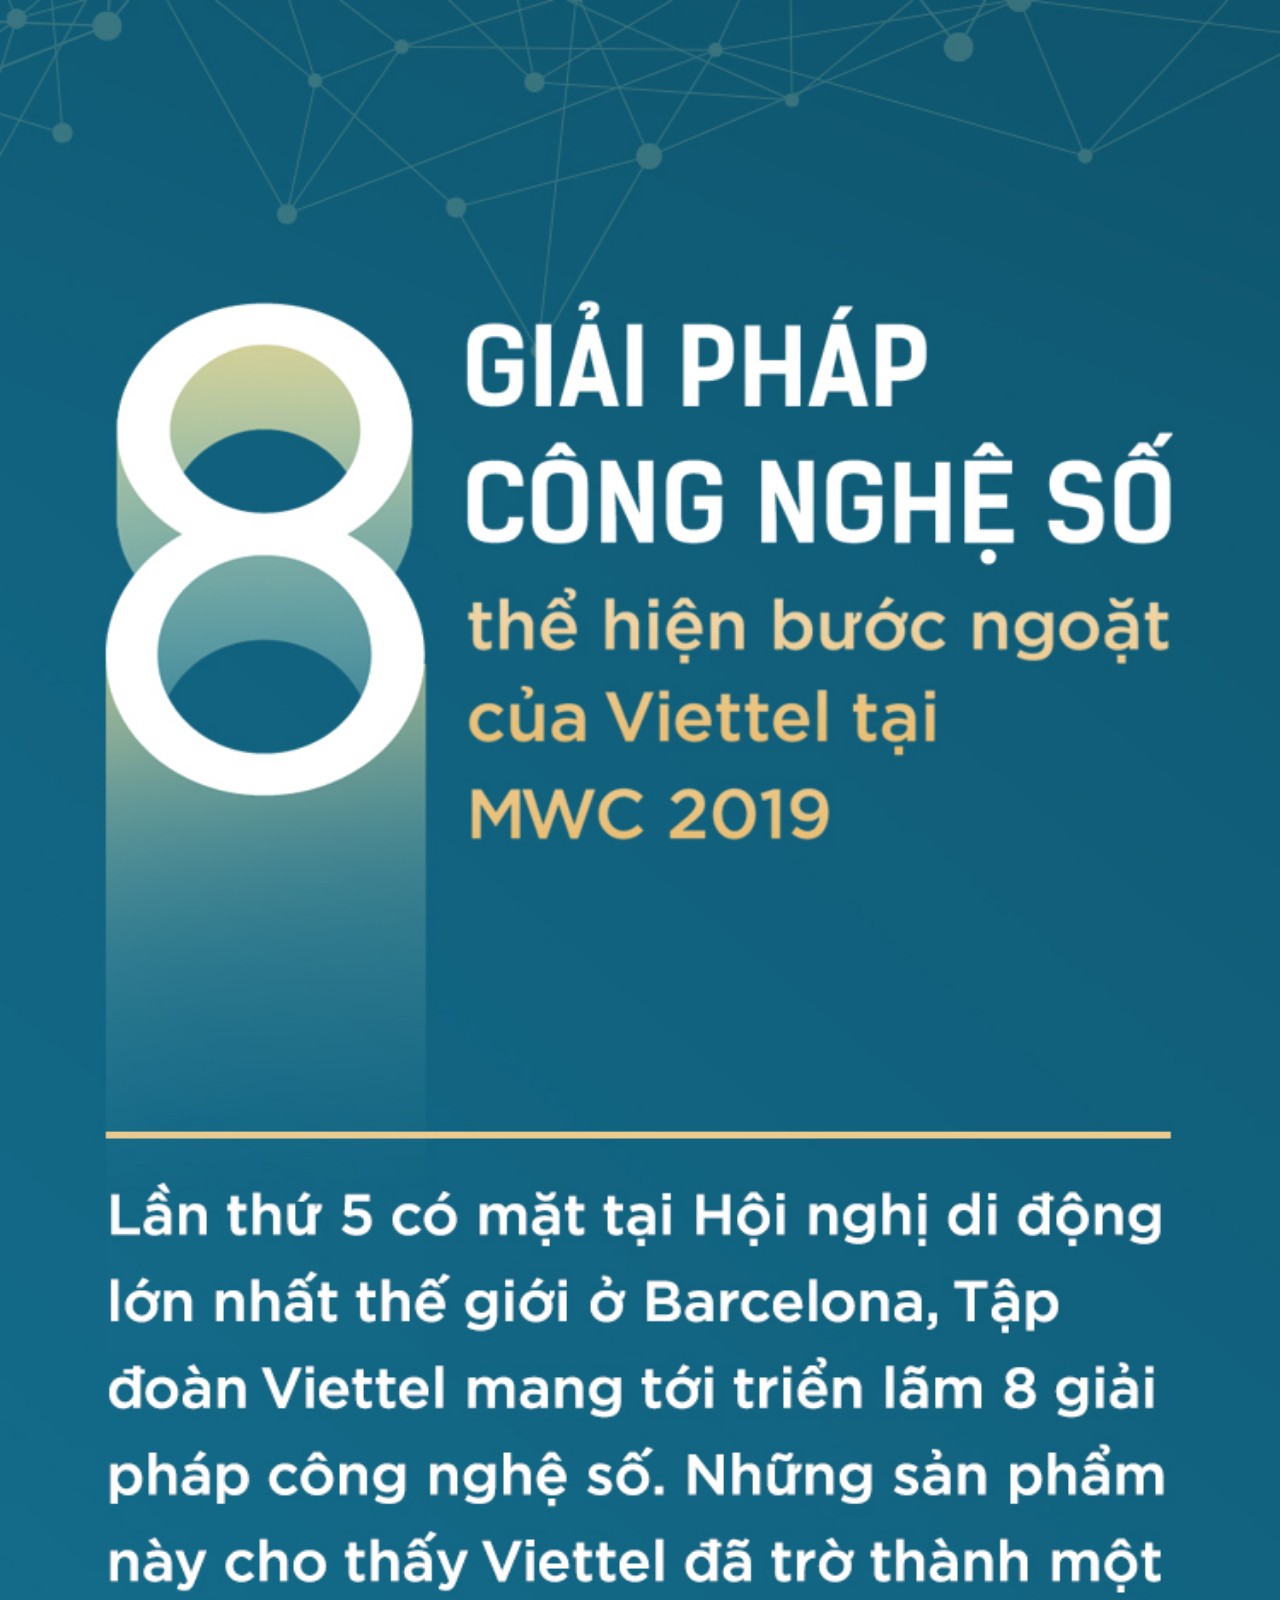
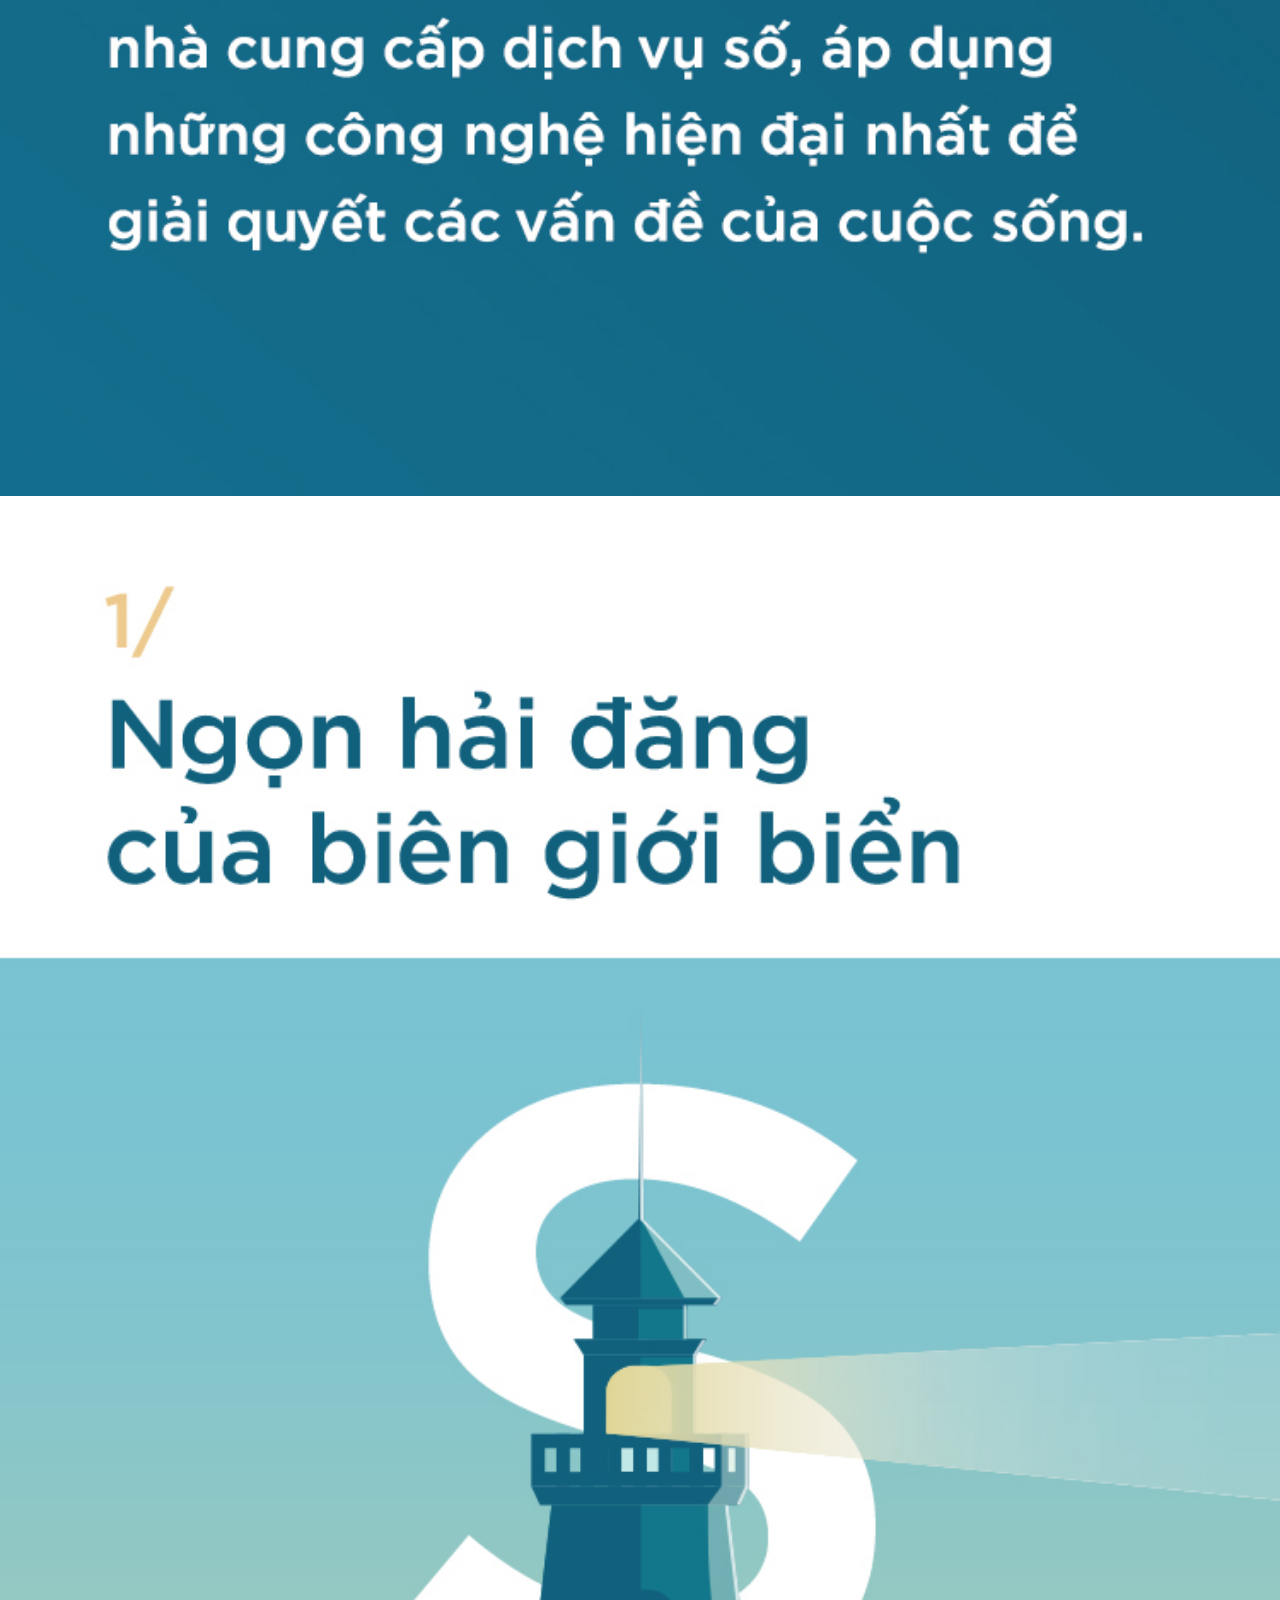
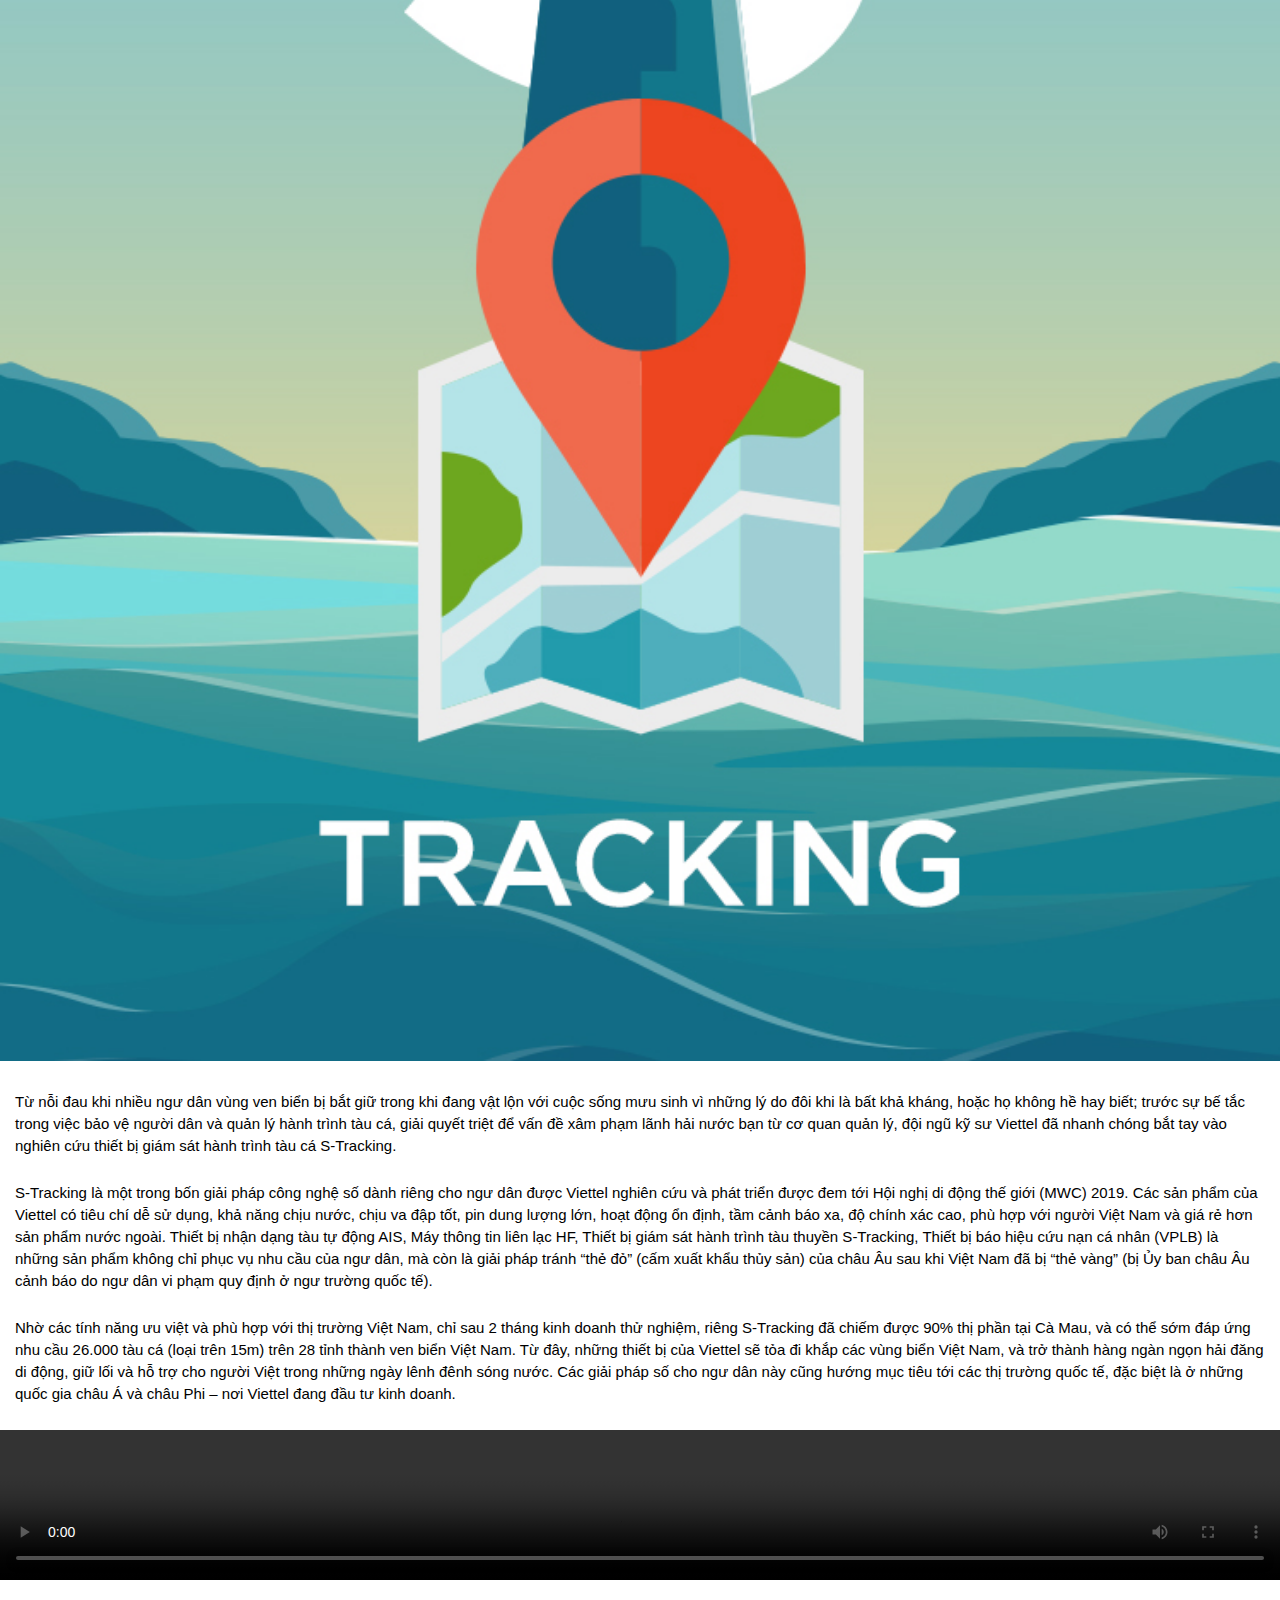
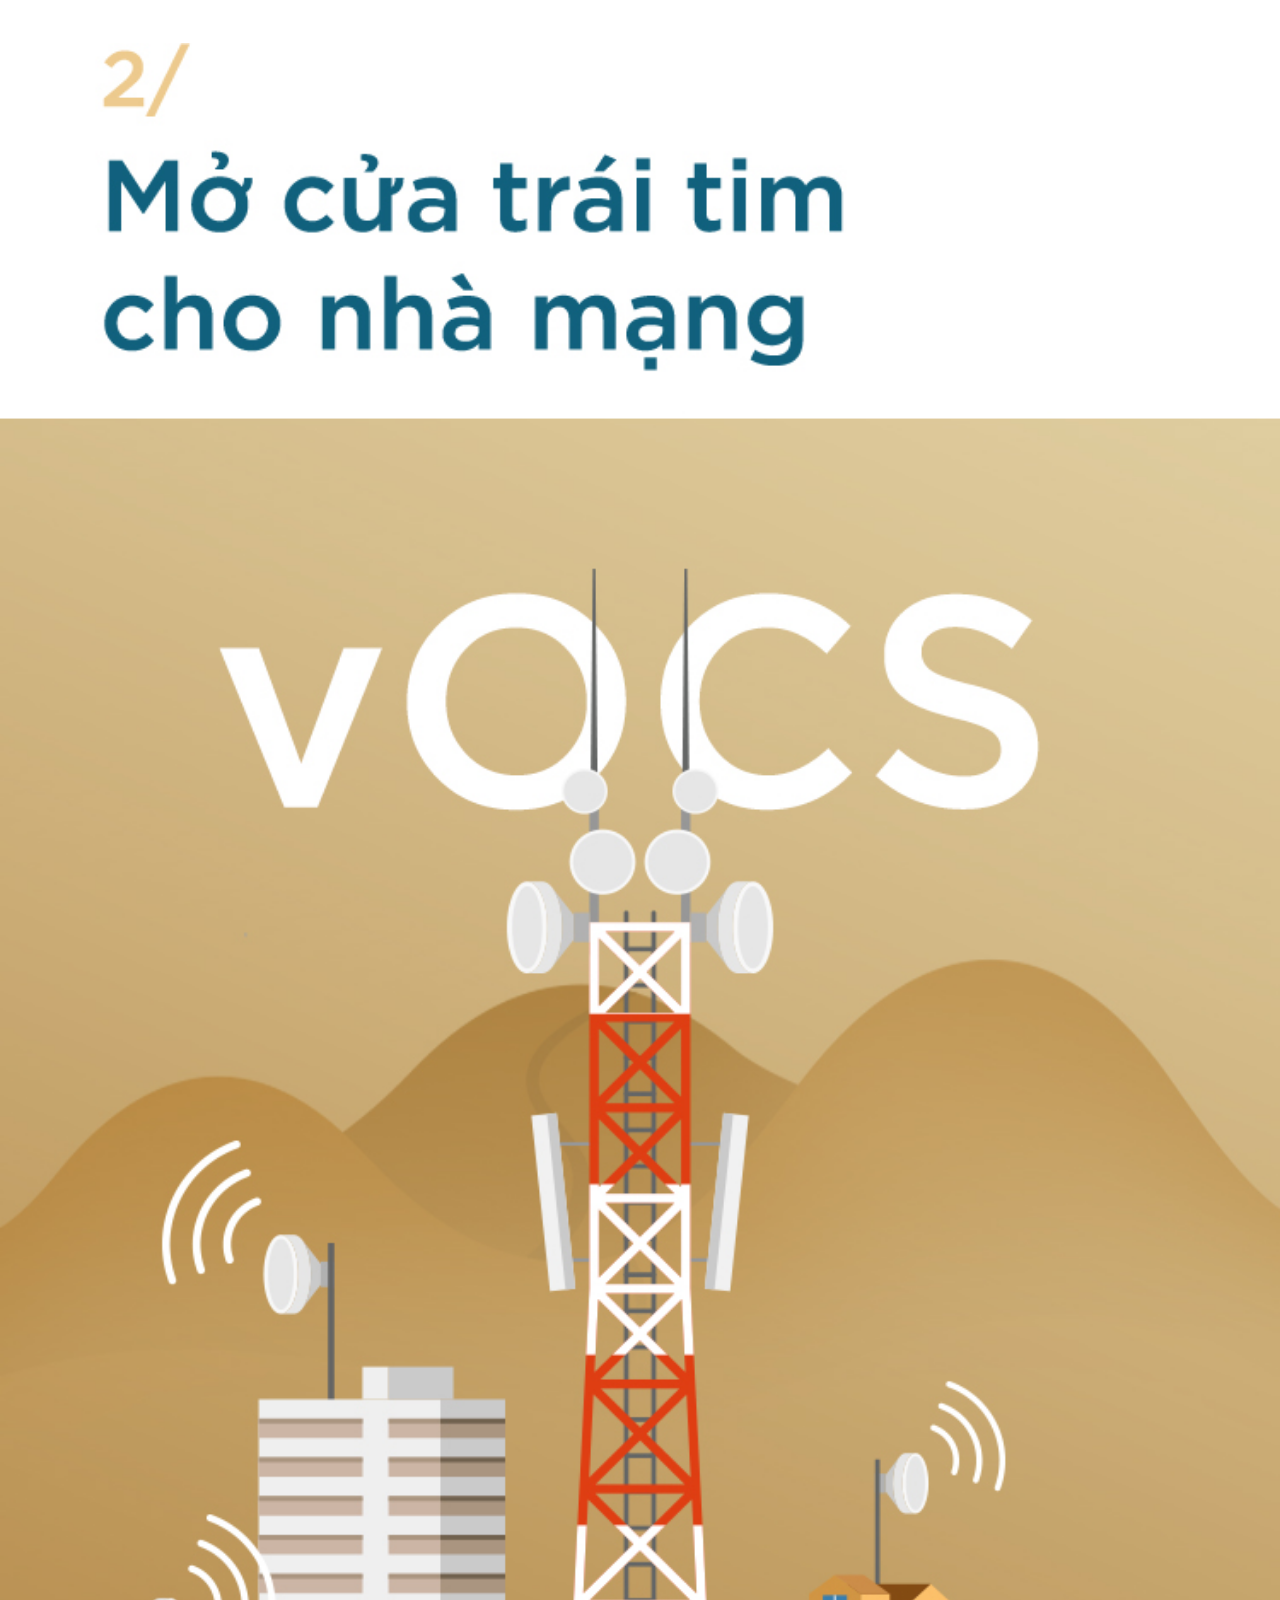
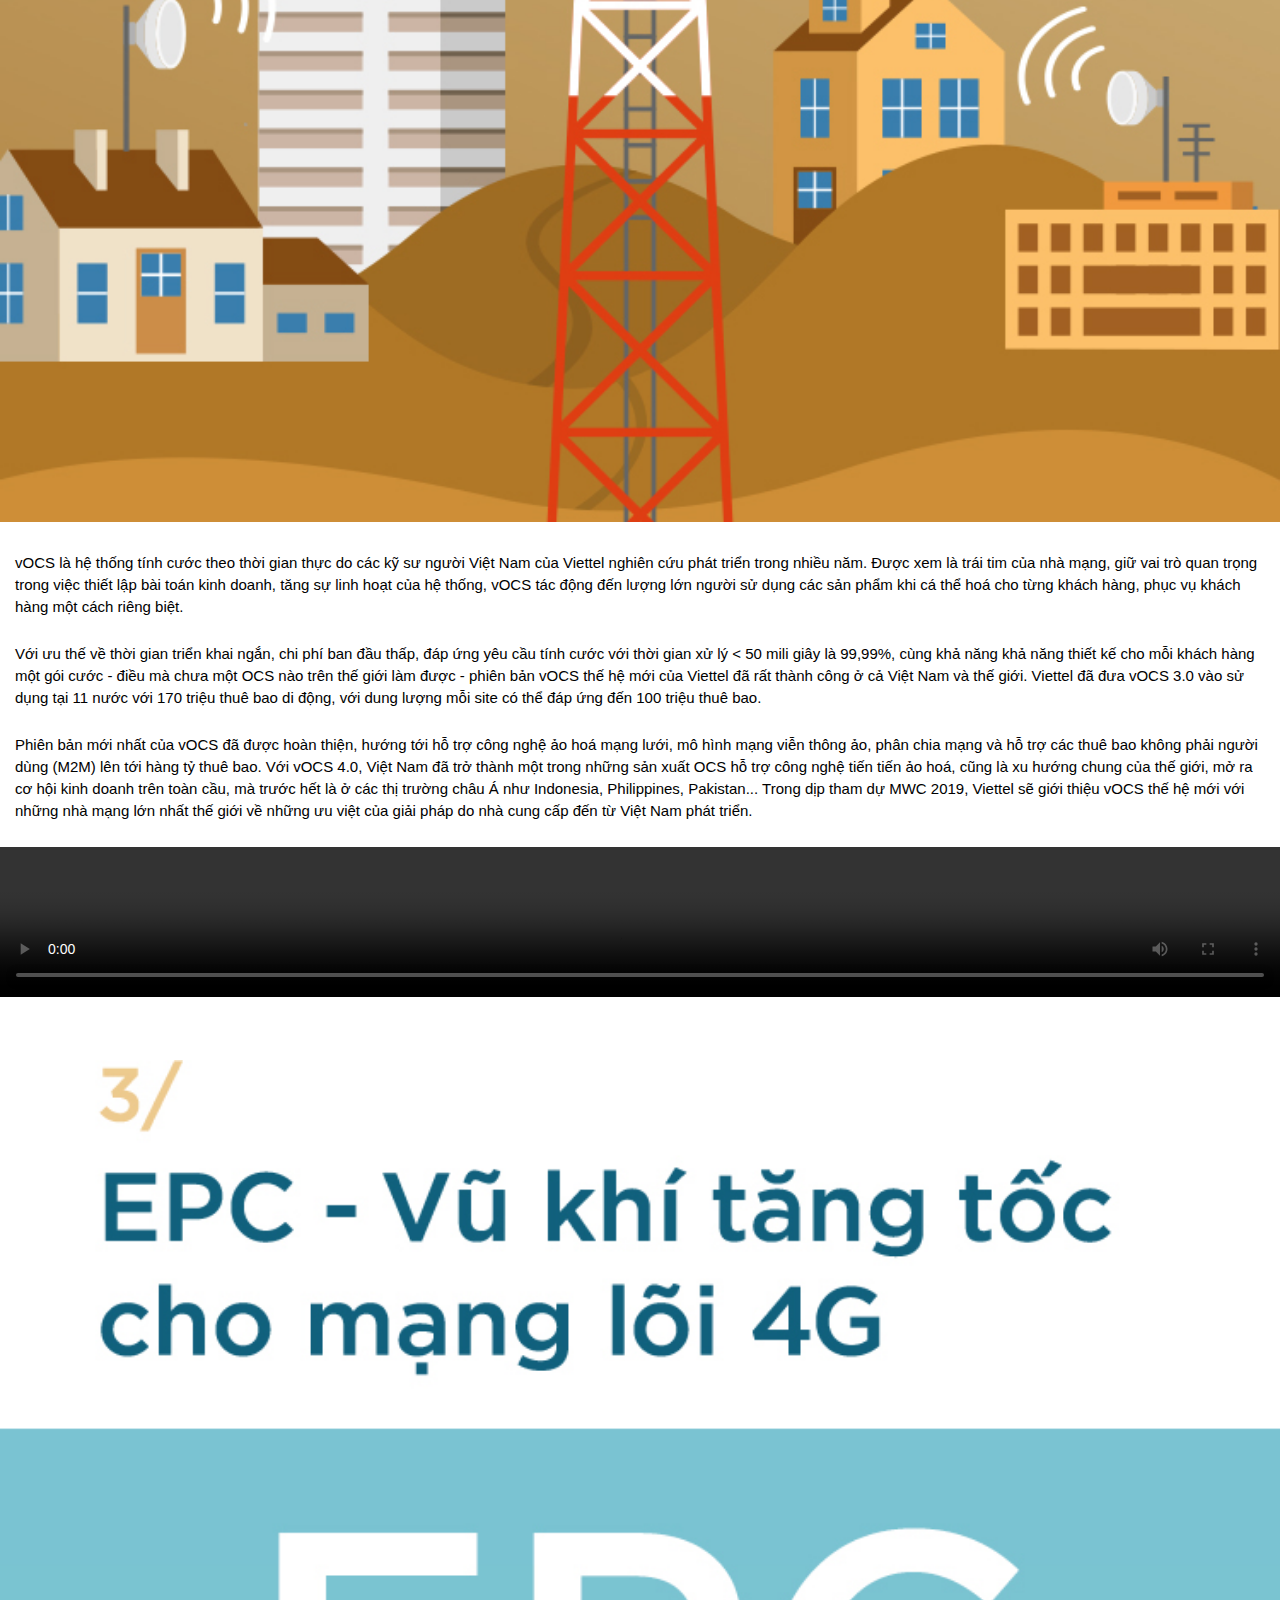
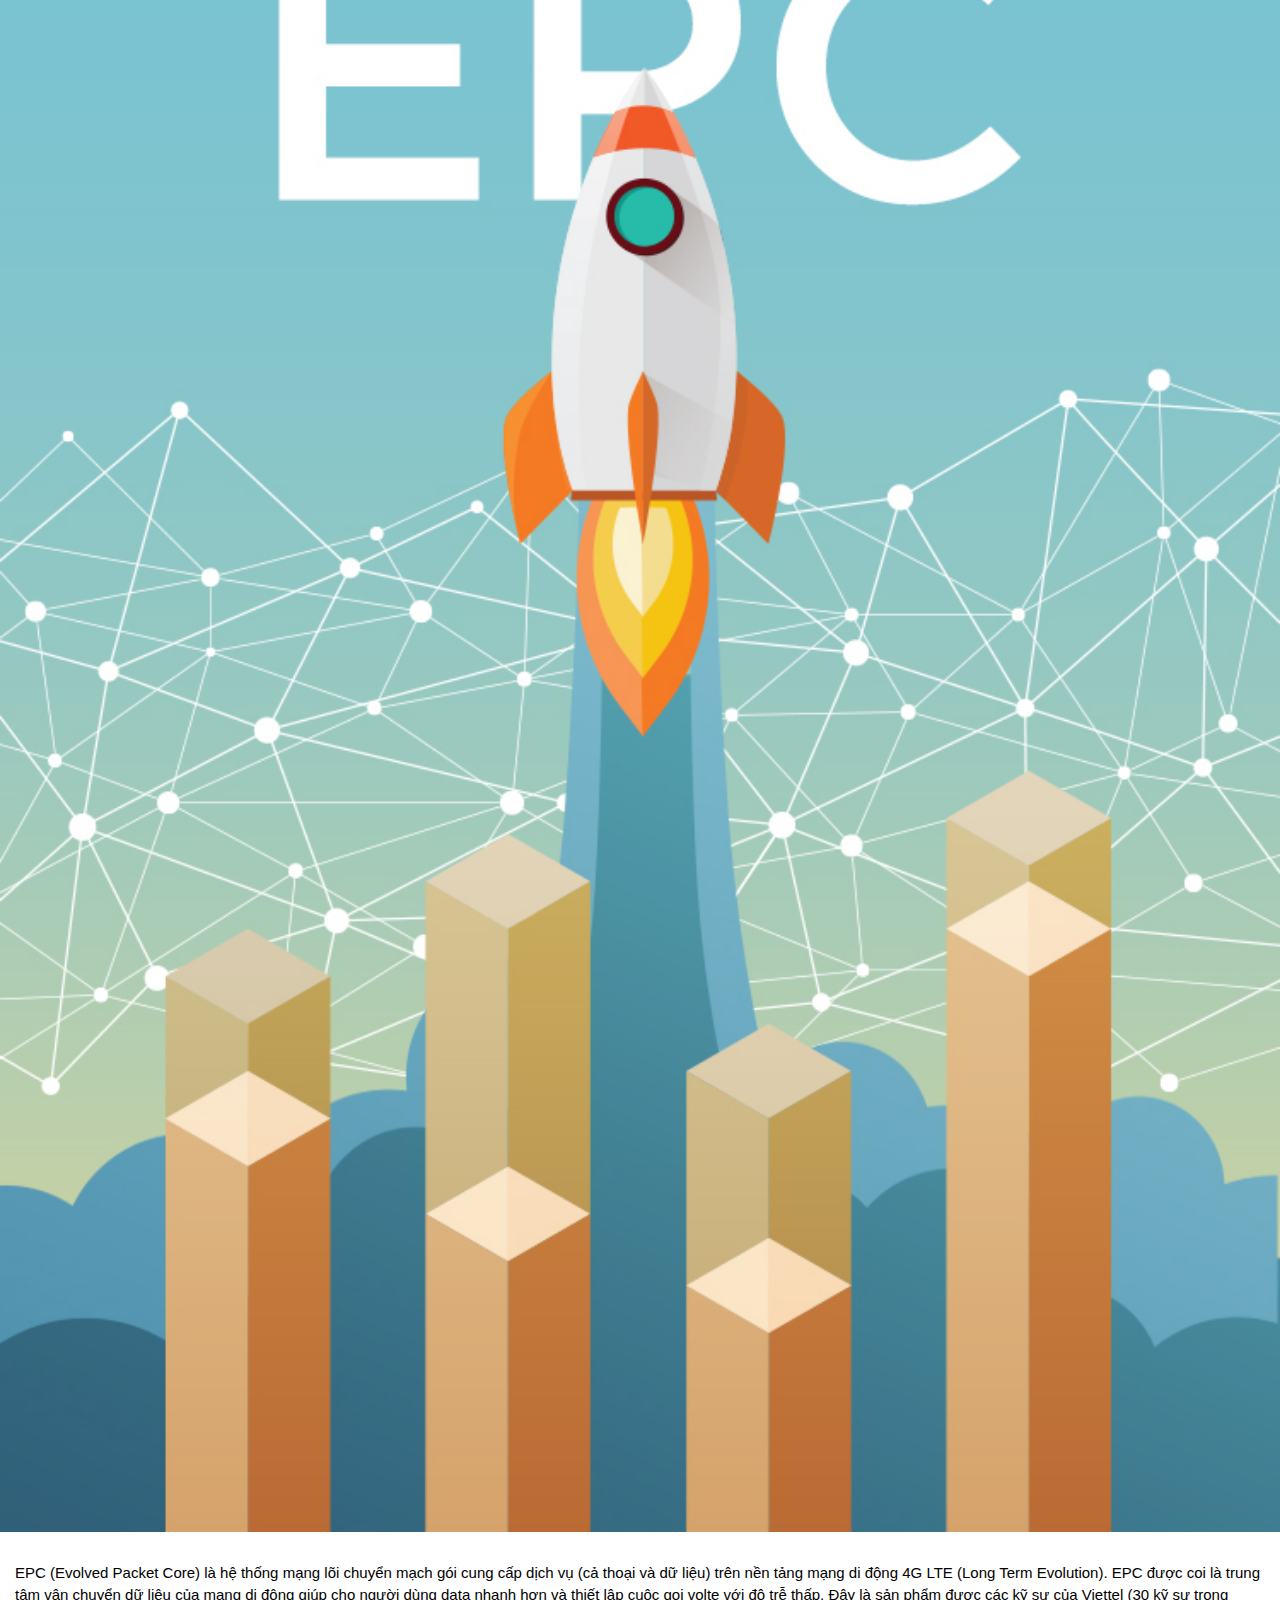
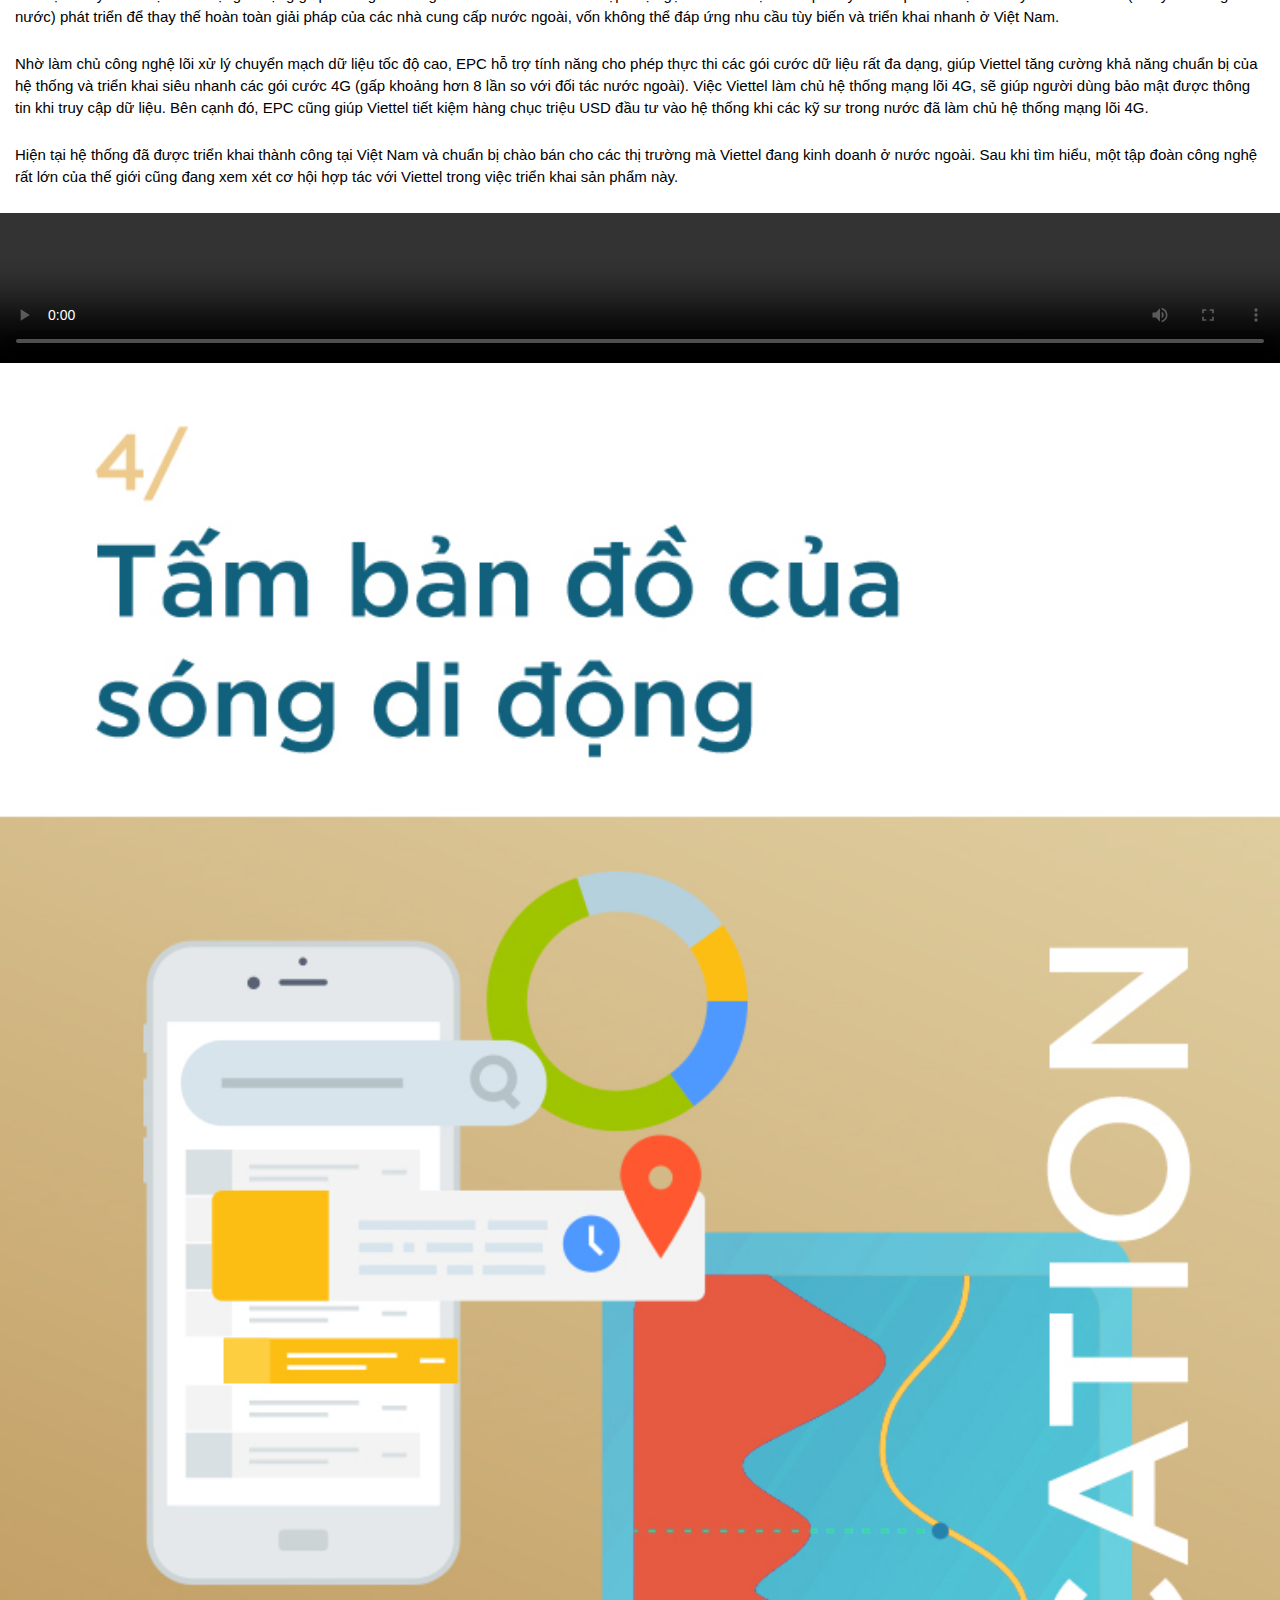
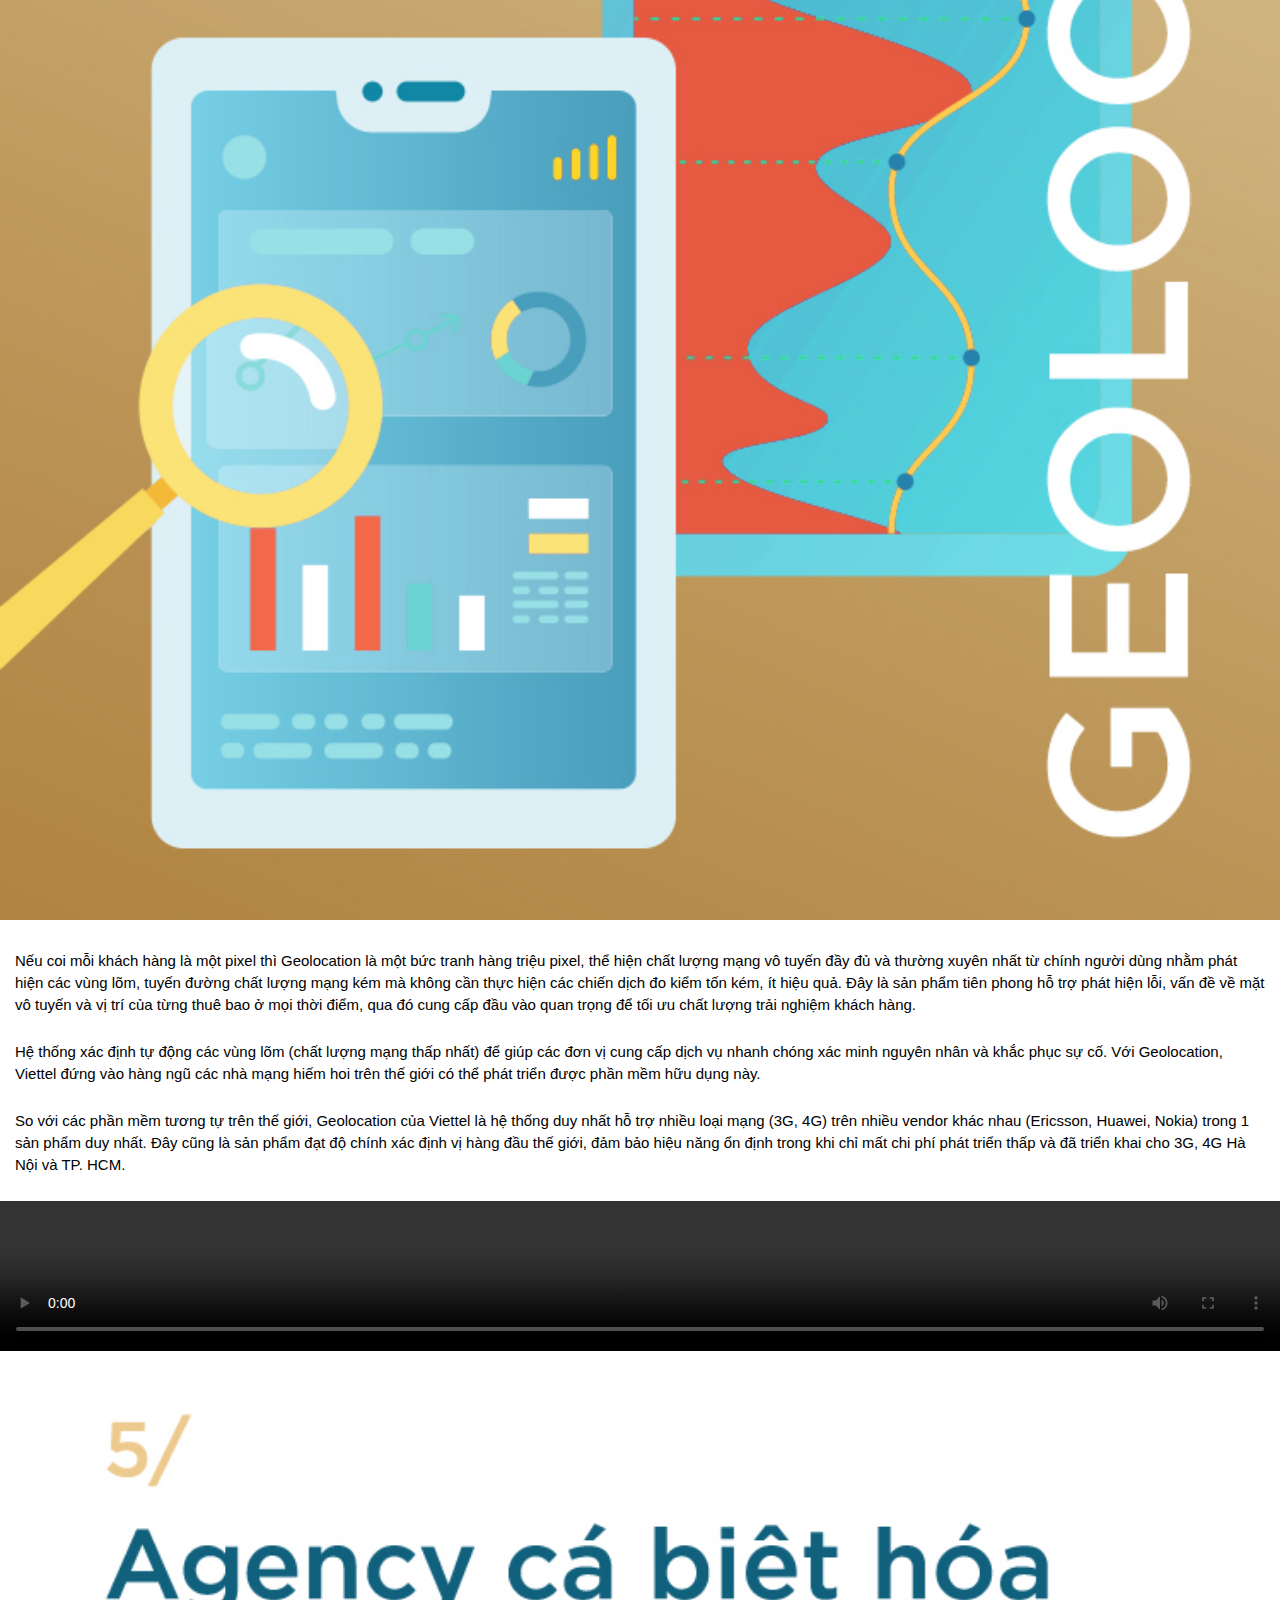
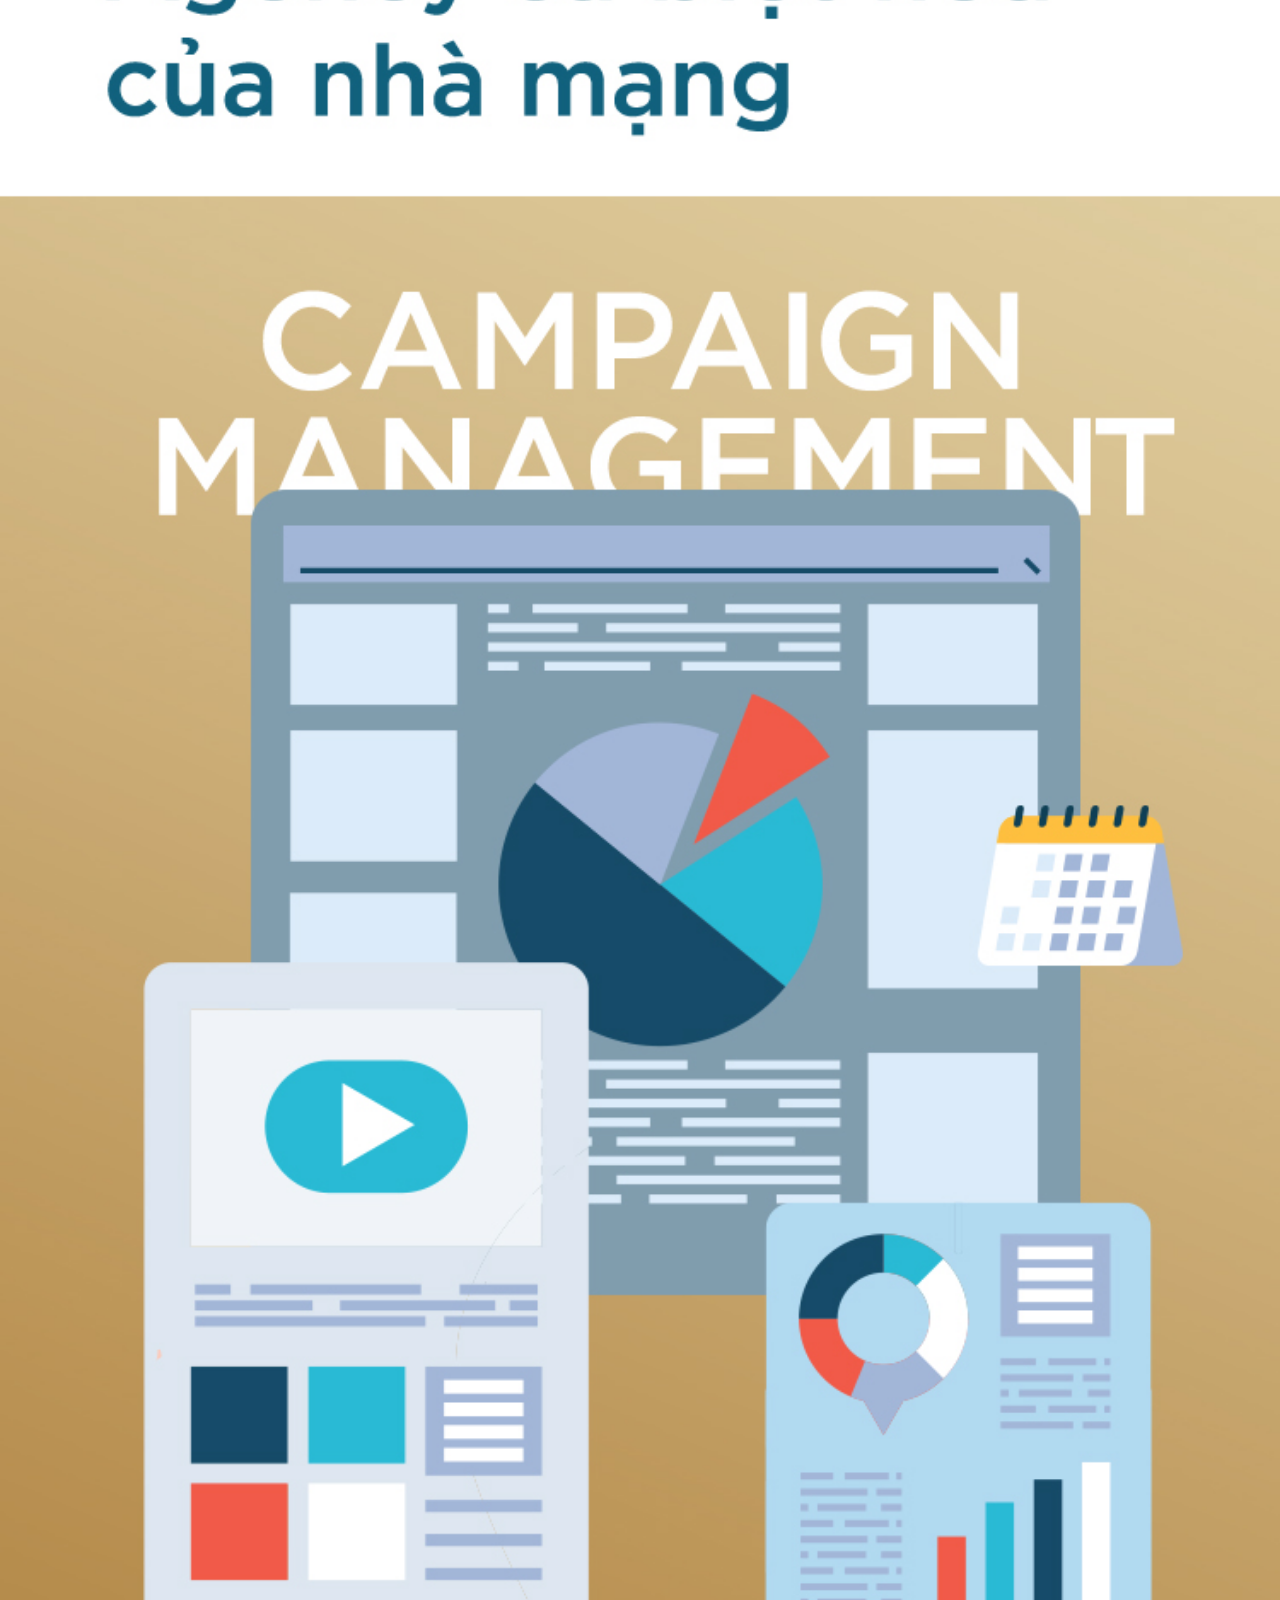
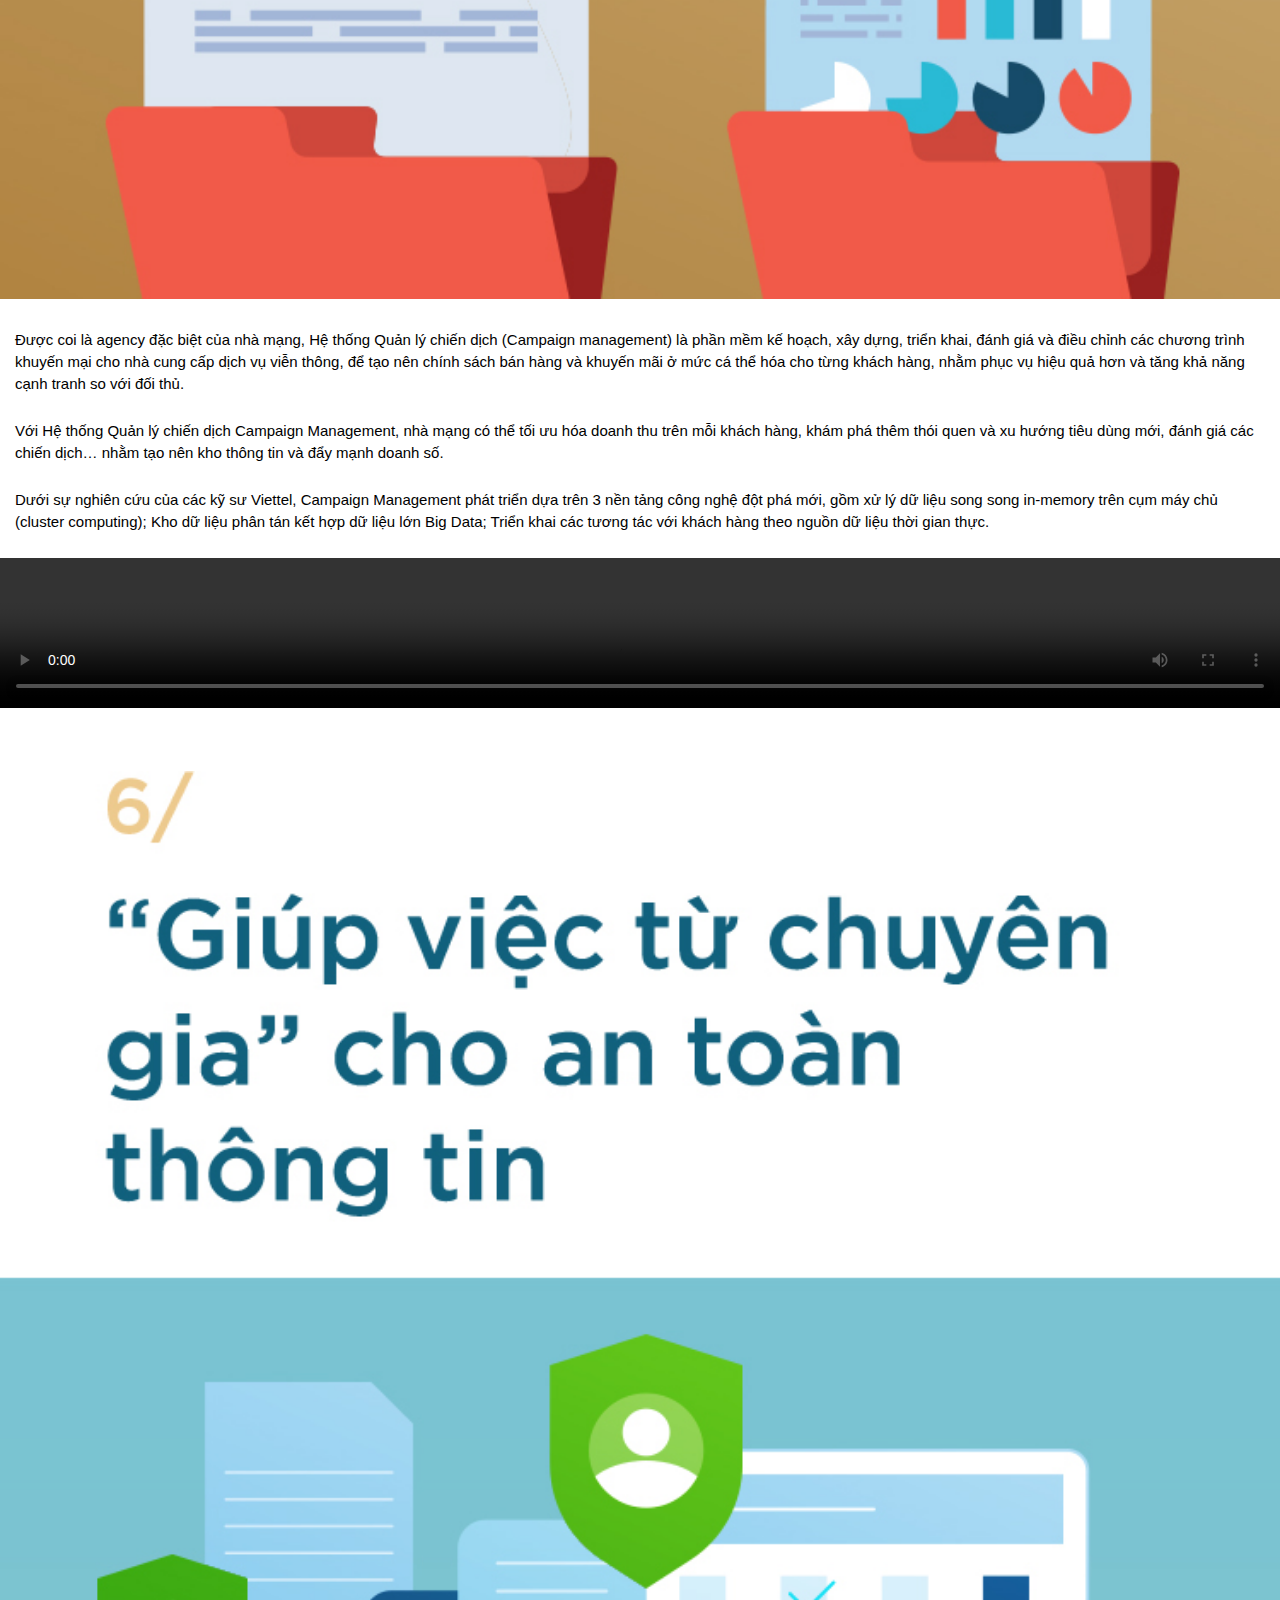
<file: mobile/index.html>
<!doctype html>
<html lang="en">
<head>
    <meta charset="UTF-8">
    <meta name="viewport"
          content="width=device-width, user-scalable=no, initial-scale=1.0, maximum-scale=1.0, minimum-scale=1.0">
    <meta http-equiv="X-UA-Compatible" content="ie=edge">
    <title>8 giải pháp công nghệ số thể hiện bước ngoặt của Viettel tại MWC 2019</title>
    <link rel="stylesheet" href="css/reset.css">
    <link rel="stylesheet" href="css/style.css">
    <script src="js/jquery-3.3.1.min.js"></script>
</head>
<body>
    <div class="cafef-wrapper">
        <div class="cw-cover">
            <img src="images/cover.jpg" alt="" class="cw-img">
        </div>

        <div class="cw-main">
            <div class="cwm-detail">
                <img src="images/img-1.jpg" alt="" class="cw-img">

                <p>Từ nỗi đau khi nhiều ngư dân vùng ven biển bị bắt giữ trong khi đang vật lộn với cuộc sống mưu sinh vì những lý do đôi khi là bất khả kháng, hoặc họ không hề hay biết; trước sự bế tắc trong việc bảo vệ người dân và quản lý hành trình tàu cá, giải quyết triệt để vấn đề xâm phạm lãnh hải nước bạn từ cơ quan quản lý, đội ngũ kỹ sư Viettel đã nhanh chóng bắt tay vào nghiên cứu thiết bị giám sát hành trình tàu cá S-Tracking.</p>

                <p>S-Tracking là một trong bốn giải pháp công nghệ số dành riêng cho ngư dân được Viettel nghiên cứu và phát triển được đem tới Hội nghị di động thế giới (MWC) 2019. Các sản phẩm của Viettel có tiêu chí dễ sử dụng, khả năng chịu nước, chịu va đập tốt, pin dung lượng lớn, hoạt động ổn định, tầm cảnh báo xa, độ chính xác cao, phù hợp với người Việt Nam và giá rẻ hơn sản phẩm nước ngoài. Thiết bị nhận dạng tàu tự động AIS, Máy thông tin liên lạc HF, Thiết bị giám sát hành trình tàu thuyền S-Tracking, Thiết bị báo hiệu cứu nạn cá nhân (VPLB) là những sản phẩm không chỉ phục vụ nhu cầu của ngư dân, mà còn là giải pháp tránh “thẻ đỏ” (cấm xuất khẩu thủy sản) của châu Âu sau khi Việt Nam đã bị “thẻ vàng” (bị Ủy ban châu Âu cảnh báo do ngư dân vi phạm quy định ở ngư trường quốc tế).</p>

                <p>Nhờ các tính năng ưu việt và phù hợp với thị trường Việt Nam, chỉ sau 2 tháng kinh doanh thử nghiệm, riêng S-Tracking đã chiếm được 90% thị phần tại Cà Mau, và có thể sớm đáp ứng nhu cầu 26.000 tàu cá (loại trên 15m) trên 28 tỉnh thành ven biển Việt Nam. Từ đây, những thiết bị của Viettel sẽ tỏa đi khắp các vùng biển Việt Nam, và trở thành hàng ngàn ngọn hải đăng di động, giữ lối và hỗ trợ cho người Việt trong những ngày lênh đênh sóng nước. Các giải pháp số cho ngư dân này cũng hướng mục tiêu tới các thị trường quốc tế, đặc biệt là ở những quốc gia châu Á và châu Phi – nơi Viettel đang đầu tư kinh doanh.</p>

                <video src="https://dlthanh.com/1.mp4" controls></video>
            </div>

            <div class="cwm-detail">
                <img src="images/img-2.jpg" alt="" class="cw-img">

                <p>vOCS là hệ thống tính cước theo thời gian thực do các kỹ sư người Việt Nam của Viettel nghiên cứu phát triển trong nhiều năm. Được xem là trái tim của nhà mạng, giữ vai trò quan trọng trong việc thiết lập bài toán kinh doanh, tăng sự linh hoạt của hệ thống, vOCS tác động đến lượng lớn người sử dụng các sản phẩm khi cá thể hoá cho từng khách hàng, phục vụ khách hàng một cách riêng biệt.</p>

                <p>Với ưu thế về thời gian triển khai ngắn, chi phí ban đầu thấp, đáp ứng yêu cầu tính cước với thời gian xử lý &lt; 50 mili giây là 99,99%, cùng khả năng khả năng thiết kế cho mỗi khách hàng một gói cước - điều mà chưa một OCS nào trên thế giới làm được - phiên bản vOCS thế hệ mới của Viettel đã rất thành công ở cả Việt Nam và thế giới. Viettel đã đưa vOCS 3.0 vào sử dụng tại 11 nước với 170 triệu thuê bao di động, với dung lượng mỗi site có thể đáp ứng đến 100 triệu thuê bao.</p>

                <p>Phiên bản mới nhất của vOCS đã được hoàn thiện, hướng tới hỗ trợ công nghệ ảo hoá mạng lưới, mô hình mạng viễn thông ảo, phân chia mạng và hỗ trợ các thuê bao không phải người dùng (M2M) lên tới hàng tỷ thuê bao. Với vOCS 4.0, Việt Nam đã trở thành một trong những  sản xuất OCS hỗ trợ công nghệ tiến tiến ảo hoá, cũng là xu hướng chung của thế giới, mở ra cơ hội kinh doanh trên toàn cầu, mà trước hết là ở các thị trường châu Á như Indonesia, Philippines, Pakistan... Trong dịp tham dự MWC 2019, Viettel sẽ giới thiệu vOCS thế hệ mới với những nhà mạng lớn nhất thế giới về những ưu việt của giải pháp do nhà cung cấp đến từ Việt Nam phát triển.</p>

                <video src="https://dlthanh.com/2.mp4" controls></video>
            </div>

            <div class="cwm-detail">
                <img src="images/img-3.jpg" alt="" class="cw-img">

                <p>EPC (Evolved Packet Core) là hệ thống mạng lõi chuyển mạch gói cung cấp dịch vụ (cả thoại và dữ liệu) trên nền tảng mạng di động 4G LTE (Long Term Evolution). EPC được coi là trung tâm vận chuyển dữ liệu của mạng di động giúp cho người dùng data nhanh hơn và thiết lập cuộc gọi volte với độ trễ thấp.  Đây là sản phẩm được các kỹ sư của Viettel (30 kỹ sư trong nước) phát triển để thay thế hoàn toàn giải pháp của các nhà cung cấp nước ngoài, vốn không thể đáp ứng nhu cầu tùy biến và triển khai nhanh ở Việt Nam.</p>

                <p>Nhờ làm chủ công nghệ lõi xử lý chuyển mạch dữ liệu tốc độ cao, EPC hỗ trợ tính năng cho phép thực thi các gói cước dữ liệu rất đa dạng, giúp Viettel tăng cường khả năng chuẩn bị của hệ thống và triển khai siêu nhanh các gói cước 4G (gấp khoảng hơn 8 lần so với đối tác nước ngoài). Việc Viettel làm chủ hệ thống mạng lõi 4G, sẽ giúp người dùng bảo mật được thông tin khi truy cập dữ liệu.  Bên cạnh đó, EPC cũng giúp Viettel tiết kiệm hàng chục triệu USD đầu tư vào hệ thống khi các kỹ sư trong nước đã làm chủ hệ thống mạng lõi 4G.</p>

                <p>Hiện tại hệ thống đã được triển khai thành công tại Việt Nam và chuẩn bị chào bán cho các thị trường mà Viettel đang kinh doanh ở nước ngoài. Sau khi tìm hiểu, một tập đoàn công nghệ rất lớn của thế giới cũng đang xem xét cơ hội hợp tác với Viettel trong việc triển khai sản phẩm này.</p>

                <video src="https://dlthanh.com/2.mp4" controls></video>
            </div>

            <div class="cwm-detail">
                <img src="images/img-4.jpg" alt="" class="cw-img">

                <p>Nếu coi mỗi khách hàng là một pixel thì Geolocation là một bức tranh hàng triệu pixel, thể hiện chất lượng mạng vô tuyến đầy đủ và thường xuyên nhất từ chính người dùng nhằm phát hiện các vùng lõm, tuyến đường chất lượng mạng kém mà không cần thực hiện các chiến dịch đo kiểm tốn kém, ít hiệu quả. Đây là sản phẩm tiên phong hỗ trợ phát hiện lỗi, vấn đề về mặt vô tuyến và vị trí của từng thuê bao ở mọi thời điểm, qua đó cung cấp đầu vào quan trọng để tối ưu chất lượng trải nghiệm khách hàng.</p>

                <p>Hệ thống xác định tự động các vùng lõm (chất lượng mạng thấp nhất) để giúp các đơn vị cung cấp dịch vụ nhanh chóng xác minh nguyên nhân và khắc phục sự cố. Với Geolocation, Viettel đứng vào hàng ngũ các nhà mạng hiếm hoi trên thế giới có thể phát triển được phần mềm hữu dụng này.</p>

                <p>So với các phần mềm tương tự trên thế giới, Geolocation của Viettel là hệ thống duy nhất hỗ trợ nhiều loại mạng (3G, 4G) trên nhiều vendor khác nhau (Ericsson, Huawei, Nokia) trong 1 sản phẩm duy nhất. Đây cũng là sản phẩm đạt độ chính xác định vị hàng đầu thế giới, đảm bảo hiệu năng ổn định trong khi chỉ mất chi phí phát triển thấp và đã triển khai cho 3G, 4G Hà Nội và TP. HCM.</p>

                <video src="https://dlthanh.com/4.mp4" controls></video>
            </div>

            <div class="cwm-detail">
                <img src="images/img-5.jpg" alt="" class="cw-img">

                <p>Được coi là agency đặc biệt của nhà mạng, Hệ thống Quản lý chiến dịch (Campaign management) là phần mềm kế hoạch, xây dựng, triển khai, đánh giá và điều chỉnh các chương trình khuyến mại cho nhà cung cấp dịch vụ viễn thông, để tạo nên chính sách bán hàng và khuyến mãi ở mức cá thể hóa cho từng khách hàng, nhằm phục vụ hiệu quả hơn và tăng khả năng cạnh tranh so với đối thủ.</p>

                <p>Với Hệ thống Quản lý chiến dịch Campaign Management, nhà mạng có thể tối ưu hóa doanh thu trên mỗi khách hàng, khám phá thêm thói quen và xu hướng tiêu dùng mới, đánh giá các chiến dịch… nhằm tạo nên kho thông tin và đẩy mạnh doanh số.</p>

                <p>Dưới sự nghiên cứu của các kỹ sư Viettel, Campaign Management phát triển dựa trên 3 nền tảng công nghệ đột phá mới, gồm xử lý dữ liệu song song in-memory trên cụm máy chủ (cluster computing); Kho dữ liệu phân tán kết hợp dữ liệu lớn Big Data; Triển khai các tương tác với khách hàng theo nguồn dữ liệu thời gian thực.</p>

                <video src="https://dlthanh.com/5.mp4" controls></video>
            </div>

            <div class="cwm-detail">
                <img src="images/img-6.jpg" alt="" class="cw-img">

                <p>Được điều hành và thực hiện bởi 30 nhân sự thuộc Trung tâm An ninh mạng Viettel, Dịch vụ giám sát, xử lý sự cố An toàn thông tin 24/7 (Viettel SOC) được xem là trạm gác an toàn cho hệ thống Công nghệ thông tin của các cơ quan nhà nước, bộ, ban, ngành chính phủ, doanh nghiệp lớn, doanh nghiệp vừa và nhỏ.</p>

                <p>Toàn bộ hoạt động giám sát & ứng cứu sự cố sử dụng các công cụ kỹ thuật hỗ trợ cho Viettel tự phát triển 100%. Trong đó có ứng dụng công nghệ Big Data, Data Mining và Machine Learning để phát hiện các hình thức tấn công, các bất thường xảy ra trong hệ thống… , cùng công nghệ vượt trội Advanced Malware Analysis ứng dụng nền tảng ảo hóa Hypervisor giúp phân tích mã độc tự động, đa lớp với số lượng lớn đồng thời.</p>

                <p>Hệ thống sử dụng quy trình 6 bước, gồm giám sát và nhận biết sự cố, đưa ra hướng dẫn xử lý nhanh cho khách hàng, giúp đỡ xử lý các sự cố khó, cảnh báo sớm, rà soát hệ thống, đưa giải pháp giám sát đặc biệt và báo cáo sự cố theo thời gian thực, đảm bảo cảnh báo và hoá giải nguy cơ từ các cuộc tấn công mã độc, tấn công web, tấn công khai thác lỗ hổng,…</p>

                <p>Nhờ cơ chế “giúp việc từ chuyên gia”, tương tác 2 chiều trên Viettel SOC, các đơn vị không cần xây dựng đội ngũ nhân sự giám sát riêng, còn việc thống nhất quy trình phối hợp chỉ tốn 1 ngày để triển khai tấm khiên an toàn cho hệ thống thông tin.</p>

                <video src="https://dlthanh.com/6.mp4" controls></video>
            </div>

            <div class="cwm-detail">
                <img src="images/img-7.jpg" alt="" class="cw-img">

                <p>Được xây dựng nhằm tạo ra công cụ đắc lực cho chính quyền thành phố và đơn vị vận hành quản lý hoạt động bãi đỗ một cách minh bạch và thông suốt, hệ thống Bãi đỗ xe thông minh (Car Parking) vận hành thông qua ứng dụng mobile do các kỹ sư của Viettel nghiên cứu và phát triển. Tích hợp thông tin về số điểm đỗ trống, tỷ lệ lấp đầy, giờ mở cửa, phí đỗ xe..., ứng dụng cho phép người dùng thực hiện thao tác tìm kiếm, đặt chỗ và thanh toán phí đỗ xe một cách tiện lợi.</p>

                <p>Hệ thống Bãi đỗ xe thông minh của Viettel bao gồm 4 phân hệ chính là ứng dụng My mobile parking cho tài xế, ứng dụng mobile cho người giám sát, quản trị bãi đỗ và phân tích dữ liệu. Với người có nhu cầu tìm kiếm nơi đỗ xe, ứng dụng không chỉ tự động gợi ý điểm đến gần nhất mà còn thực hiện thông báo giá, cho phép thanh toán qua nhiều phương thức thuận tiện như qua Visa, qua tin nhắn SMS, Bankplus/Viettel pay; kết nối để giám sát qua camera và tương tác chia sẻ địa chỉ, review với bạn bè sau khi đăng nhập tài khoản.</p>

                <p>Với các nhà quản lý, giám sát, hệ thống này ghi nhận báo cáo doanh thu, cài đặt cấu hình và giá cho từng vị trí, đồng thời ghi nhận và cảnh báo vi phạm trong bãi đỗ, lưu dấu lịch sử ra vào… Việc phát triển thành công hệ thống này không chỉ tiết kiệm chi phí và tài nguyên cho quốc gia, mà còn hỗ trợ tạo lập thành dịch vụ công cộng và thành phố thông minh.</p>

                <video src="https://dlthanh.com/7.mp4" controls></video>
            </div>

            <div class="cwm-detail">
                <img src="images/img-8.jpg" alt="" class="cw-img">

                <p>Với ưu thế là mạng viễn thông lớn nhất Việt Nam, sở hữu trung tâm dữ liệu chuẩn quốc tế, từng triển khai nhiều hạng mục trong các dự án công nghệ thông tin về chính quyền điển tử và đô thị thông minh, Viettel đã tiến thêm một bước dài khi cho ra đời Trung tâm điều hành thông minh, có thể phục vụ linh động cho từng mô hình thành phố ở Việt Nam.</p>

                <p>Theo đó, với 8 trung tâm chức năng chính, Trung tâm điều hành thông minh của Viettel sẽ đóng vai trò bộ não, là đơn vị thực hiện cơ chế phối hợp giám sát, điều hành các lĩnh vực ảnh hưởng trực tiếp đến hoạt động của thành phố như: Giao thông, An ninh công cộng, Ứng cứu khẩn cấp, Cứu nạn, cứu hộ, Cung cấp điện, Chiếu sáng đô thị, Cấp thoát nước, Thời tiết, Môi trường... của các cơ quan quản lý nhà nước, các doanh nghiệp dịch vụ công ích của thành phố.</p>

                <p>Kể từ năm 2016, Viettel đã tư vấn, ký hợp tác chiến lược và triển khai Thành phố thông minh cho 22 đơn vị trong số 33 tỉnh, thành phố trực thuộc trung ương tại Việt Nam, chiếm 67%. Thế mạnh của các giải pháp điều hành thông minh của Viettel là sử dụng công nghệ mới nhất của thế giới nhưng “may đo” cho từng khách hàng riêng biệt và có thể làm với tốc độ triển khai nhanh – điều mà các nhà cung cấp giải pháp lớn trên thế giới hiếm khi thực hiện. Đây cũng là lợi thế mà Viettel sử dụng để được các giải pháp số của mình ra thế giới.</p>

                <video src="https://dlthanh.com/8.mp4" controls></video>
            </div>
        </div>
    </div>
</body>
</html>
</file>
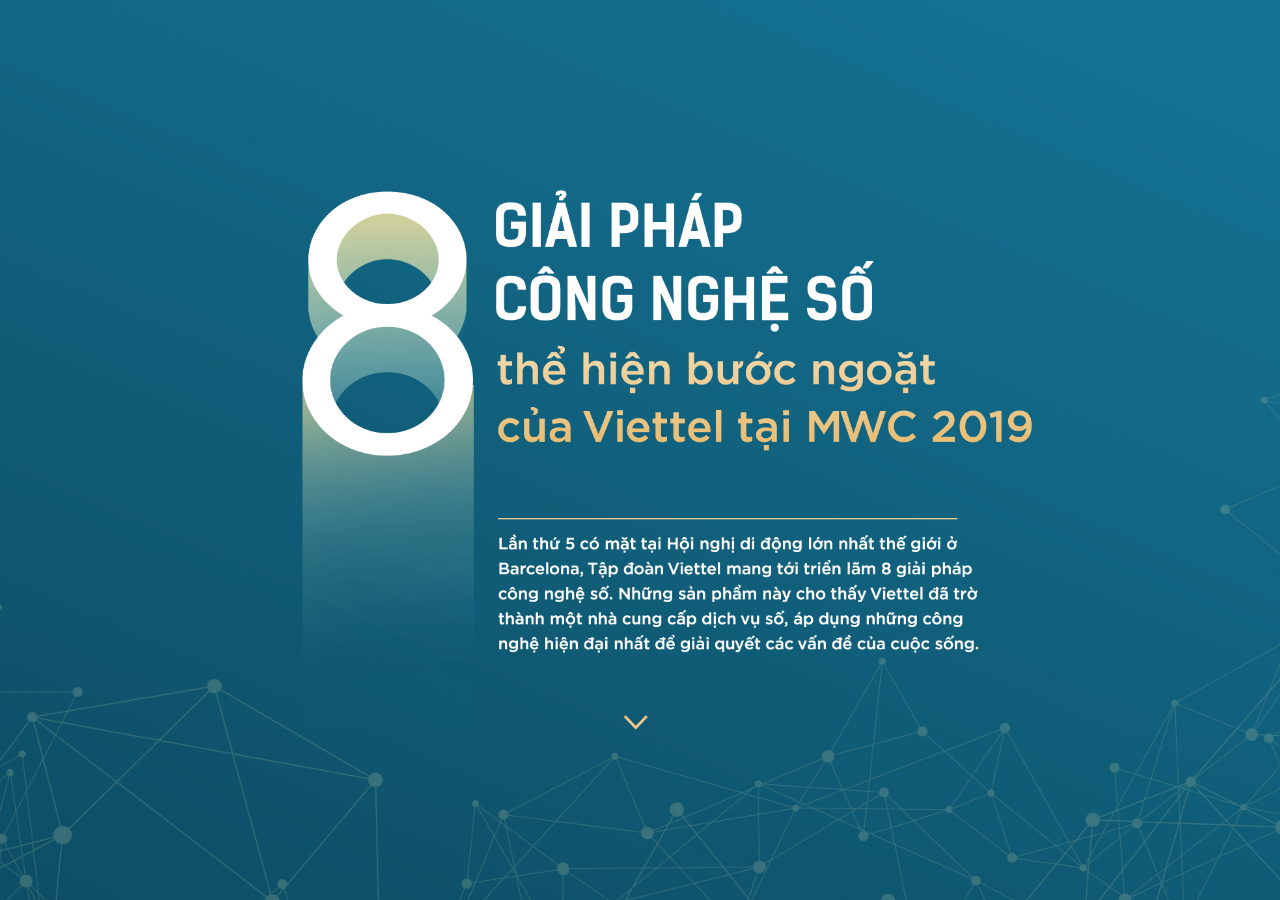
<file: web/index.html>
<!doctype html>
<html lang="en">
<head>
    <meta charset="UTF-8">
    <meta name="viewport"
          content="width=device-width, user-scalable=no, initial-scale=1.0, maximum-scale=1.0, minimum-scale=1.0">
    <meta http-equiv="X-UA-Compatible" content="ie=edge">
    <title>8 giải pháp công nghệ số thể hiện bước ngoặt của Viettel tại MWC 2019</title>
    <link rel="stylesheet" href="css/reset.css">
    <link rel="stylesheet" href="css/swiper.min.css">
    <link rel="stylesheet" href="css/style.css">
    <script src="js/jquery-3.3.1.min.js"></script>
    <script src="js/slimscroll.js"></script>
    <script src="js/swiper.min.js"></script>
    <!--<script src="js/flip.js"></script>-->
    <script>
        $(function() {
            var cafef = new Swiper('.cw-container', {
                speed: 600,
                // effect: 'fade',
                // fadeEffect: {
                //     crossFade: true
                // },
                direction: 'vertical',
                mousewheel: true,
                allowTouchMove: false
            });

            var popup = new Swiper('.cwim-container', {
                speed: 600,
                effect: 'fade',
                fadeEffect: {
                    crossFade: true
                },
                allowTouchMove: false,
                navigation: {
                    nextEl: '.cwim-next',
                    prevEl: '.cwim-prev',
                },
            });

            $('.swimirc-main').slimScroll({
                height: '100%',
                size: '4px',
                railVisible: true,
                alwaysVisible: true,
                color: '#c1c1c1',
                railColor: '#e5e5e5',
                opacity: 1,
                railOpacity: 1
            });

            // $('.cwiml-item flip-container').flip({
            //     trigger: 'hover',
            //     speed: 600
            // })

            $('.cwiml-item').hover(function() {
                $(this).toggleClass('hover');
            }, function() {
                $(this).toggleClass('hover');
            });

            $('.cwiml-item').click(function() {
                $('.cw-popup').fadeIn(300);
                popup.update();
                popup.slideTo($(this).index(), 0);
                $('.cw-item').eq(1).fadeOut(300);
                cafef.mousewheel.disable();
            });

            $('.cwi-close').click(function() {
                $('.cw-popup').fadeOut(300);
                $('.cw-item').eq(1).delay(100).fadeIn(600);
                $('.swim-item').eq(popup.activeIndex).find('video')[0].pause();
                cafef.mousewheel.enable();
            });

            // $('.cwim-next').click(function() {
            //     popup.slideNext(600)
            // });
            //
            // $('.cwim-prev').click(function() {
            //     popup.slidePrev(600)
            // });

            $('.arrow').click(function() {
                cafef.slideNext();
            })
        })
    </script>
</head>
<body>
    <div class="cafef-wrapper">
        <div class="cw-container swiper-container">
            <div class="swiper-wrapper">
                <div class="cw-item swiper-slide">
                    <div class="table-cell">
                        <div class="cwi-main">
                            <img src="images/cover.png" alt="" class="cwi-img">
                            <img src="images/arrow.png" alt="" class="cwi-img img-abs-bottom arrow">
                        </div>
                    </div>
                </div>

                <div class="cw-item swiper-slide">
                    <div class="table-cell">
                        <div class="cwi-main" style="width: 65.5%">
                            <img src="images/frame-1.png" alt="" class="cwi-img">

                            <div class="cwim-list">
                                <div class="cwiml-item flip-container flip-container">
                                    <div class="flipper">
                                        <div class="front">
                                            <img src="images/front-1.png" alt="" class="cwi-img">
                                        </div>
                                        <div class="back">
                                            <img src="images/back-1.png" alt="" class="cwi-img">
                                        </div>
                                    </div>
                                </div>

                                <div class="cwiml-item flip-container">
                                    <div class="flipper">
                                        <div class="front">
                                            <img src="images/front-2.png" alt="" class="cwi-img">
                                        </div>
                                        <div class="back">
                                            <img src="images/back-2.png" alt="" class="cwi-img">
                                        </div>
                                    </div>
                                </div>

                                <div class="cwiml-item flip-container">
                                    <div class="flipper">
                                        <div class="front">
                                            <img src="images/front-3.png" alt="" class="cwi-img">
                                        </div>
                                        <div class="back">
                                            <img src="images/back-3.png" alt="" class="cwi-img">
                                        </div>
                                    </div>
                                </div>

                                <div class="cwiml-item flip-container">
                                    <div class="flipper">
                                        <div class="front">
                                            <img src="images/front-4.png" alt="" class="cwi-img">
                                        </div>
                                        <div class="back">
                                            <img src="images/back-4.png" alt="" class="cwi-img">
                                        </div>
                                    </div>
                                </div>

                                <div class="cwiml-item flip-container">
                                    <div class="flipper">
                                        <div class="front">
                                            <img src="images/front-5.png" alt="" class="cwi-img">
                                        </div>
                                        <div class="back">
                                            <img src="images/back-5.png" alt="" class="cwi-img">
                                        </div>
                                    </div>
                                </div>

                                <div class="cwiml-item flip-container">
                                    <div class="flipper">
                                        <div class="front">
                                            <img src="images/front-6.png" alt="" class="cwi-img">
                                        </div>
                                        <div class="back">
                                            <img src="images/back-6.png" alt="" class="cwi-img">
                                        </div>
                                    </div>
                                </div>

                                <div class="cwiml-item flip-container">
                                    <div class="flipper">
                                        <div class="front">
                                            <img src="images/front-7.png" alt="" class="cwi-img">
                                        </div>
                                        <div class="back">
                                            <img src="images/back-7.png" alt="" class="cwi-img">
                                        </div>
                                    </div>
                                </div>

                                <div class="cwiml-item flip-container">
                                    <div class="flipper">
                                        <div class="front">
                                            <img src="images/front-8.png" alt="" class="cwi-img">
                                        </div>
                                        <div class="back">
                                            <img src="images/back-8.png" alt="" class="cwi-img">
                                        </div>
                                    </div>
                                </div>
                            </div>
                        </div>
                    </div>
                </div>
            </div>
        </div>

        <div class="cw-popup hidden">
            <div class="table">

                <div class="table-cell">
                    <div class="cwi-main">
                        <img src="images/frame.png" alt="" class="cwi-img">

                        <div class="cwim-container swiper-container">
                            <div class="swiper-wrapper">
                                <div class="swim-item swiper-slide">
                                    <div class="swimi-left">
                                        <img src="images/front-1.png" alt="">
                                    </div>

                                    <div class="swimi-right">
                                        <img src="images/subtitle-1.png" alt="" class="cwi-img">

                                        <div class="swimir-content">
                                            <div class="swimirc-main">
                                                <p>Từ nỗi đau khi nhiều ngư dân vùng ven biển bị bắt giữ trong khi đang vật lộn với cuộc sống mưu sinh vì những lý do đôi khi là bất khả kháng, hoặc họ không hề hay biết; trước sự bế tắc trong việc bảo vệ người dân và quản lý hành trình tàu cá, giải quyết triệt để vấn đề xâm phạm lãnh hải nước bạn từ cơ quan quản lý, đội ngũ kỹ sư Viettel đã nhanh chóng bắt tay vào nghiên cứu thiết bị giám sát hành trình tàu cá S-Tracking.</p>

                                                <p>S-Tracking là một trong bốn giải pháp công nghệ số dành riêng cho ngư dân được Viettel nghiên cứu và phát triển được đem tới Hội nghị di động thế giới (MWC) 2019. Các sản phẩm của Viettel có tiêu chí dễ sử dụng, khả năng chịu nước, chịu va đập tốt, pin dung lượng lớn, hoạt động ổn định, tầm cảnh báo xa, độ chính xác cao, phù hợp với người Việt Nam và giá rẻ hơn sản phẩm nước ngoài. Thiết bị nhận dạng tàu tự động AIS, Máy thông tin liên lạc HF, Thiết bị giám sát hành trình tàu thuyền S-Tracking, Thiết bị báo hiệu cứu nạn cá nhân (VPLB) là những sản phẩm không chỉ phục vụ nhu cầu của ngư dân, mà còn là giải pháp tránh “thẻ đỏ” (cấm xuất khẩu thủy sản) của châu Âu sau khi Việt Nam đã bị “thẻ vàng” (bị Ủy ban châu Âu cảnh báo do ngư dân vi phạm quy định ở ngư trường quốc tế).</p>

                                                <p>Nhờ các tính năng ưu việt và phù hợp với thị trường Việt Nam, chỉ sau 2 tháng kinh doanh thử nghiệm, riêng S-Tracking đã chiếm được 90% thị phần tại Cà Mau, và có thể sớm đáp ứng nhu cầu 26.000 tàu cá (loại trên 15m) trên 28 tỉnh thành ven biển Việt Nam. Từ đây, những thiết bị của Viettel sẽ tỏa đi khắp các vùng biển Việt Nam, và trở thành hàng ngàn ngọn hải đăng di động, giữ lối và hỗ trợ cho người Việt trong những ngày lênh đênh sóng nước. Các giải pháp số cho ngư dân này cũng hướng mục tiêu tới các thị trường quốc tế, đặc biệt là ở những quốc gia châu Á và châu Phi – nơi Viettel đang đầu tư kinh doanh.</p>

                                                <video src="https://dlthanh.com/1.mp4" controls></video>
                                            </div>
                                        </div>
                                    </div>
                                </div>

                                <div class="swim-item swiper-slide">
                                    <div class="swimi-left">
                                        <img src="images/front-2.png" alt="">
                                    </div>

                                    <div class="swimi-right">
                                        <img src="images/subtitle-2.png" alt="" class="cwi-img">

                                        <div class="swimir-content">
                                            <div class="swimirc-main">
                                                <p>vOCS là hệ thống tính cước theo thời gian thực do các kỹ sư người Việt Nam của Viettel nghiên cứu phát triển trong nhiều năm. Được xem là trái tim của nhà mạng, giữ vai trò quan trọng trong việc thiết lập bài toán kinh doanh, tăng sự linh hoạt của hệ thống, vOCS tác động đến lượng lớn người sử dụng các sản phẩm khi cá thể hoá cho từng khách hàng, phục vụ khách hàng một cách riêng biệt.</p>

                                                <p>Với ưu thế về thời gian triển khai ngắn, chi phí ban đầu thấp, đáp ứng yêu cầu tính cước với thời gian xử lý &lt; 50 mili giây là 99,99%, cùng khả năng khả năng thiết kế cho mỗi khách hàng một gói cước - điều mà chưa một OCS nào trên thế giới làm được - phiên bản vOCS thế hệ mới của Viettel đã rất thành công ở cả Việt Nam và thế giới. Viettel đã đưa vOCS 3.0 vào sử dụng tại 11 nước với 170 triệu thuê bao di động, với dung lượng mỗi site có thể đáp ứng đến 100 triệu thuê bao.</p>

                                                <p>Phiên bản mới nhất của vOCS đã được hoàn thiện, hướng tới hỗ trợ công nghệ ảo hoá mạng lưới, mô hình mạng viễn thông ảo, phân chia mạng và hỗ trợ các thuê bao không phải người dùng (M2M) lên tới hàng tỷ thuê bao. Với vOCS 4.0, Việt Nam đã trở thành một trong những  sản xuất OCS hỗ trợ công nghệ tiến tiến ảo hoá, cũng là xu hướng chung của thế giới, mở ra cơ hội kinh doanh trên toàn cầu, mà trước hết là ở các thị trường châu Á như Indonesia, Philippines, Pakistan... Trong dịp tham dự MWC 2019, Viettel sẽ giới thiệu vOCS thế hệ mới với những nhà mạng lớn nhất thế giới về những ưu việt của giải pháp do nhà cung cấp đến từ Việt Nam phát triển.</p>

                                                <video src="https://dlthanh.com/2.mp4" controls></video>
                                            </div>
                                        </div>
                                    </div>
                                </div>

                                <div class="swim-item swiper-slide">
                                    <div class="swimi-left">
                                        <img src="images/front-3.png" alt="">
                                    </div>

                                    <div class="swimi-right">
                                        <img src="images/subtitle-3.png" alt="" class="cwi-img">

                                        <div class="swimir-content">
                                            <div class="swimirc-main">
                                                <p>EPC (Evolved Packet Core) là hệ thống mạng lõi chuyển mạch gói cung cấp dịch vụ (cả thoại và dữ liệu) trên nền tảng mạng di động 4G LTE (Long Term Evolution). EPC được coi là trung tâm vận chuyển dữ liệu của mạng di động giúp cho người dùng data nhanh hơn và thiết lập cuộc gọi volte với độ trễ thấp.  Đây là sản phẩm được các kỹ sư của Viettel (30 kỹ sư trong nước) phát triển để thay thế hoàn toàn giải pháp của các nhà cung cấp nước ngoài, vốn không thể đáp ứng nhu cầu tùy biến và triển khai nhanh ở Việt Nam.</p>

                                                <p>Nhờ làm chủ công nghệ lõi xử lý chuyển mạch dữ liệu tốc độ cao, EPC hỗ trợ tính năng cho phép thực thi các gói cước dữ liệu rất đa dạng, giúp Viettel tăng cường khả năng chuẩn bị của hệ thống và triển khai siêu nhanh các gói cước 4G (gấp khoảng hơn 8 lần so với đối tác nước ngoài). Việc Viettel làm chủ hệ thống mạng lõi 4G, sẽ giúp người dùng bảo mật được thông tin khi truy cập dữ liệu.  Bên cạnh đó, EPC cũng giúp Viettel tiết kiệm hàng chục triệu USD đầu tư vào hệ thống khi các kỹ sư trong nước đã làm chủ hệ thống mạng lõi 4G.</p>

                                                <p>Hiện tại hệ thống đã được triển khai thành công tại Việt Nam và chuẩn bị chào bán cho các thị trường mà Viettel đang kinh doanh ở nước ngoài. Sau khi tìm hiểu, một tập đoàn công nghệ rất lớn của thế giới cũng đang xem xét cơ hội hợp tác với Viettel trong việc triển khai sản phẩm này.</p>

                                                <video src="https://dlthanh.com/2.mp4" controls></video>
                                            </div>
                                        </div>
                                    </div>
                                </div>

                                <div class="swim-item swiper-slide">
                                    <div class="swimi-left">
                                        <img src="images/front-4.png" alt="">
                                    </div>

                                    <div class="swimi-right">
                                        <img src="images/subtitle-4.png" alt="" class="cwi-img">

                                        <div class="swimir-content">
                                            <div class="swimirc-main">
                                                <p>Nếu coi mỗi khách hàng là một pixel thì Geolocation là một bức tranh hàng triệu pixel, thể hiện chất lượng mạng vô tuyến đầy đủ và thường xuyên nhất từ chính người dùng nhằm phát hiện các vùng lõm, tuyến đường chất lượng mạng kém mà không cần thực hiện các chiến dịch đo kiểm tốn kém, ít hiệu quả. Đây là sản phẩm tiên phong hỗ trợ phát hiện lỗi, vấn đề về mặt vô tuyến và vị trí của từng thuê bao ở mọi thời điểm, qua đó cung cấp đầu vào quan trọng để tối ưu chất lượng trải nghiệm khách hàng.</p>

                                                <p>Hệ thống xác định tự động các vùng lõm (chất lượng mạng thấp nhất) để giúp các đơn vị cung cấp dịch vụ nhanh chóng xác minh nguyên nhân và khắc phục sự cố. Với Geolocation, Viettel đứng vào hàng ngũ các nhà mạng hiếm hoi trên thế giới có thể phát triển được phần mềm hữu dụng này.</p>

                                                <p>So với các phần mềm tương tự trên thế giới, Geolocation của Viettel là hệ thống duy nhất hỗ trợ nhiều loại mạng (3G, 4G) trên nhiều vendor khác nhau (Ericsson, Huawei, Nokia) trong 1 sản phẩm duy nhất. Đây cũng là sản phẩm đạt độ chính xác định vị hàng đầu thế giới, đảm bảo hiệu năng ổn định trong khi chỉ mất chi phí phát triển thấp và đã triển khai cho 3G, 4G Hà Nội và TP. HCM.</p>

                                                <!--<div class="swimirc-video">-->
                                                    <!--<iframe src="https://drive.google.com/file/d/1Biz4hsy6WXzb_nl6lJKPx9EJqDuCKD1A/preview"></iframe>-->
                                                <!--</div>-->

                                                <video src="https://dlthanh.com/4.mp4" controls></video>

                                            </div>
                                        </div>
                                    </div>
                                </div>

                                <div class="swim-item swiper-slide">
                                    <div class="swimi-left">
                                        <img src="images/front-5.png" alt="">
                                    </div>

                                    <div class="swimi-right">
                                        <img src="images/subtitle-5.png" alt="" class="cwi-img">

                                        <div class="swimir-content">
                                            <div class="swimirc-main">
                                                <p>Được coi là agency đặc biệt của nhà mạng, Hệ thống Quản lý chiến dịch (Campaign management) là phần mềm kế hoạch, xây dựng, triển khai, đánh giá và điều chỉnh các chương trình khuyến mại cho nhà cung cấp dịch vụ viễn thông, để tạo nên chính sách bán hàng và khuyến mãi ở mức cá thể hóa cho từng khách hàng, nhằm phục vụ hiệu quả hơn và tăng khả năng cạnh tranh so với đối thủ.</p>

                                                <p>Với Hệ thống Quản lý chiến dịch Campaign Management, nhà mạng có thể tối ưu hóa doanh thu trên mỗi khách hàng, khám phá thêm thói quen và xu hướng tiêu dùng mới, đánh giá các chiến dịch… nhằm tạo nên kho thông tin và đẩy mạnh doanh số.</p>

                                                <p>Dưới sự nghiên cứu của các kỹ sư Viettel, Campaign Management phát triển dựa trên 3 nền tảng công nghệ đột phá mới, gồm xử lý dữ liệu song song in-memory trên cụm máy chủ (cluster computing); Kho dữ liệu phân tán kết hợp dữ liệu lớn Big Data; Triển khai các tương tác với khách hàng theo nguồn dữ liệu thời gian thực.</p>

                                                <video src="https://dlthanh.com/5.mp4" controls></video>
                                            </div>
                                        </div>
                                    </div>
                                </div>

                                <div class="swim-item swiper-slide">
                                    <div class="swimi-left">
                                        <img src="images/front-6.png" alt="">
                                    </div>

                                    <div class="swimi-right">
                                        <img src="images/subtitle-6.png" alt="" class="cwi-img">

                                        <div class="swimir-content">
                                            <div class="swimirc-main">
                                                <p>Được điều hành và thực hiện bởi 30 nhân sự thuộc Trung tâm An ninh mạng Viettel, Dịch vụ giám sát, xử lý sự cố An toàn thông tin 24/7 (Viettel SOC) được xem là trạm gác an toàn cho hệ thống Công nghệ thông tin của các cơ quan nhà nước, bộ, ban, ngành chính phủ, doanh nghiệp lớn, doanh nghiệp vừa và nhỏ.</p>

                                                <p>Toàn bộ hoạt động giám sát & ứng cứu sự cố sử dụng các công cụ kỹ thuật hỗ trợ cho Viettel tự phát triển 100%. Trong đó có ứng dụng công nghệ Big Data, Data Mining và Machine Learning để phát hiện các hình thức tấn công, các bất thường xảy ra trong hệ thống… , cùng công nghệ vượt trội Advanced Malware Analysis ứng dụng nền tảng ảo hóa Hypervisor giúp phân tích mã độc tự động, đa lớp với số lượng lớn đồng thời.</p>

                                                <p>Hệ thống sử dụng quy trình 6 bước, gồm giám sát và nhận biết sự cố, đưa ra hướng dẫn xử lý nhanh cho khách hàng, giúp đỡ xử lý các sự cố khó, cảnh báo sớm, rà soát hệ thống, đưa giải pháp giám sát đặc biệt và báo cáo sự cố theo thời gian thực, đảm bảo cảnh báo và hoá giải nguy cơ từ các cuộc tấn công mã độc, tấn công web, tấn công khai thác lỗ hổng,…</p>

                                                <p>Nhờ cơ chế “giúp việc từ chuyên gia”, tương tác 2 chiều trên Viettel SOC, các đơn vị không cần xây dựng đội ngũ nhân sự giám sát riêng, còn việc thống nhất quy trình phối hợp chỉ tốn 1 ngày để triển khai tấm khiên an toàn cho hệ thống thông tin.</p>

                                                <video src="https://dlthanh.com/6.mp4" controls></video>
                                            </div>
                                        </div>
                                    </div>
                                </div>

                                <div class="swim-item swiper-slide">
                                    <div class="swimi-left">
                                        <img src="images/front-7.png" alt="">
                                    </div>

                                    <div class="swimi-right">
                                        <img src="images/subtitle-7.png" alt="" class="cwi-img">

                                        <div class="swimir-content">
                                            <div class="swimirc-main">
                                                <p>Được xây dựng nhằm tạo ra công cụ đắc lực cho chính quyền thành phố và đơn vị vận hành quản lý hoạt động bãi đỗ một cách minh bạch và thông suốt, hệ thống Bãi đỗ xe thông minh (Car Parking) vận hành thông qua ứng dụng mobile do các kỹ sư của Viettel nghiên cứu và phát triển. Tích hợp thông tin về số điểm đỗ trống, tỷ lệ lấp đầy, giờ mở cửa, phí đỗ xe..., ứng dụng cho phép người dùng thực hiện thao tác tìm kiếm, đặt chỗ và thanh toán phí đỗ xe một cách tiện lợi.</p>

                                                <p>Hệ thống Bãi đỗ xe thông minh của Viettel bao gồm 4 phân hệ chính là ứng dụng My mobile parking cho tài xế, ứng dụng mobile cho người giám sát, quản trị bãi đỗ và phân tích dữ liệu. Với người có nhu cầu tìm kiếm nơi đỗ xe, ứng dụng không chỉ tự động gợi ý điểm đến gần nhất mà còn thực hiện thông báo giá, cho phép thanh toán qua nhiều phương thức thuận tiện như qua Visa, qua tin nhắn SMS, Bankplus/Viettel pay; kết nối để giám sát qua camera và tương tác chia sẻ địa chỉ, review với bạn bè sau khi đăng nhập tài khoản.</p>

                                                <p>Với các nhà quản lý, giám sát, hệ thống này ghi nhận báo cáo doanh thu, cài đặt cấu hình và giá cho từng vị trí, đồng thời ghi nhận và cảnh báo vi phạm trong bãi đỗ, lưu dấu lịch sử ra vào… Việc phát triển thành công hệ thống này không chỉ tiết kiệm chi phí và tài nguyên cho quốc gia, mà còn hỗ trợ tạo lập thành dịch vụ công cộng và thành phố thông minh.</p>

                                                <video src="https://dlthanh.com/7.mp4" controls></video>
                                            </div>
                                        </div>
                                    </div>
                                </div>

                                <div class="swim-item swiper-slide">
                                    <div class="swimi-left">
                                        <img src="images/front-8.png" alt="">
                                    </div>

                                    <div class="swimi-right">
                                        <img src="images/subtitle-8.png" alt="" class="cwi-img">

                                        <div class="swimir-content">
                                            <div class="swimirc-main">
                                                <p>Với ưu thế là mạng viễn thông lớn nhất Việt Nam, sở hữu trung tâm dữ liệu chuẩn quốc tế, từng triển khai nhiều hạng mục trong các dự án công nghệ thông tin về chính quyền điển tử và đô thị thông minh, Viettel đã tiến thêm một bước dài khi cho ra đời Trung tâm điều hành thông minh, có thể phục vụ linh động cho từng mô hình thành phố ở Việt Nam.</p>

                                                <p>Theo đó, với 8 trung tâm chức năng chính, Trung tâm điều hành thông minh của Viettel sẽ đóng vai trò bộ não, là đơn vị thực hiện cơ chế phối hợp giám sát, điều hành các lĩnh vực ảnh hưởng trực tiếp đến hoạt động của thành phố như: Giao thông, An ninh công cộng, Ứng cứu khẩn cấp, Cứu nạn, cứu hộ, Cung cấp điện, Chiếu sáng đô thị, Cấp thoát nước, Thời tiết, Môi trường... của các cơ quan quản lý nhà nước, các doanh nghiệp dịch vụ công ích của thành phố.</p>

                                                <p>Kể từ năm 2016, Viettel đã tư vấn, ký hợp tác chiến lược và triển khai Thành phố thông minh cho 22 đơn vị trong số 33 tỉnh, thành phố trực thuộc trung ương tại Việt Nam, chiếm 67%. Thế mạnh của các giải pháp điều hành thông minh của Viettel là sử dụng công nghệ mới nhất của thế giới nhưng “may đo” cho từng khách hàng riêng biệt và có thể làm với tốc độ triển khai nhanh – điều mà các nhà cung cấp giải pháp lớn trên thế giới hiếm khi thực hiện. Đây cũng là lợi thế mà Viettel sử dụng để được các giải pháp số của mình ra thế giới.</p>

                                                <video src="https://dlthanh.com/8.mp4" controls></video>
                                            </div>
                                        </div>
                                    </div>
                                </div>
                            </div>

                            <img src="images/close.png" alt="" class="cwi-close">
                        </div>

                        <div class="cwim-next swiper-button-next"></div>
                        <div class="cwim-prev swiper-button-prev"></div>
                    </div>
                </div>
            </div>
        </div>
    </div>
</body>
</html>
</file>
<file: mobile/css/style.css>
* {
    margin: 0;
    padding: 0;
    -webkit-box-sizing: border-box;
    -moz-box-sizing: border-box;
    box-sizing: border-box;
}
img {
    vertical-align: middle;
}
.cw-cover {
    margin-bottom: 60px;
}
.cw-img {
    width: 100%;
    margin-bottom: 30px;
}
.cwm-detail {
    margin-bottom: 60px;
}
.cwm-detail p {
    font-family: Arial, sans-serif;
    font-size: 15px;
    line-height: 22px;
    margin-bottom: 25px;
    padding: 0 15px;
}
.cwm-detail video {
    width: 100%;
}
</file>
<file: web/css/style.css>
* {
    margin: 0;
    padding: 0;
    -webkit-box-sizing: border-box;
    -moz-box-sizing: border-box;
    box-sizing: border-box;
}
img {
    vertical-align: middle!important;
}
.cafef-wrapper {
    background: url('../images/bg.jpg') no-repeat bottom center;
    background-size: cover;
}
.cw-container {
    height: 100vh;
}
.cw-item {
    display: table;
}
.table-cell {
    display: table-cell;
    vertical-align: middle;
}
.cwi-main {
    width: 80%;
    margin: 20px auto 0;
    position: relative;
}
.cwi-img {
    width: 100%;
}
.img-abs-bottom {
    position: absolute;
    bottom: 0;
    left: 0;
}
.arrow {
    -webkit-animation: 0.6s arrow infinite alternate;
    -o-animation: 0.6s arrow infinite alternate;
    animation: 0.6s arrow infinite alternate;
    cursor: pointer;
}
.cwim-list {
    display: -webkit-box;
    display: -moz-box;
    display: -ms-flexbox;
    display: -webkit-flex;
    display: flex;
    justify-content: space-between;
    -webkit-justify-content: space-between;
    flex-wrap: wrap;
    -webkit-flex-wrap: wrap;
    -ms-flex-wrap: wrap;
    position: absolute;
    top: 0;
    left: 0;
    width: 100%;
    height: 100%;
}
.cwiml-item {
    width: 24%;
    cursor: pointer;
}
.cw-popup {
    position: absolute;
    top: 0;
    left: 0;
    width: 100%;
    height: 100%;
    display: none;
    background-color: rgba(0, 0, 0, 0.5);
    -webkit-transition: all 0.6s;
    -moz-transition: all 0.6s;
    -ms-transition: all 0.6s;
    -o-transition: all 0.6s;
    transition: all 0.6s;
}
.table {
    display: table;
    width: 100%;
    height: 100%;
}
.cwim-container {
    position: absolute!important;
    top: 0;
    left: 0;
    width: 100%;
    height: 100%;
}
.swim-item {
    background-color: #fff;
    display: -webkit-box;
    display: -moz-box;
    display: -ms-flexbox;
    display: -webkit-flex;
    display: flex;
}
.swimi-left {
    width: 39.6%;
    position: relative;
}
.swimi-left img {
    width: 100%;
}
.swimi-right {
    width: calc(100% - 39.41513%);
    padding: 2.6vw 2.6vw 2.6vw 4.5vw;
    position: relative;
}
.swimi-right .cwi-img {
    margin-bottom: 2vw;
}
.swimir-content {
    position: absolute;
    bottom: 2.6vw;
    left: 4.5vw;
    height: 62%;
    width: calc(100% - 4.5vw - 2.6vw);
}
.swimirc-main {
    padding-right: 40px;
}
.swimir-content p {
    font-family: Arial, sans-serif;
    font-size: 1vw;
    line-height: 1.5vw;
    margin-bottom: 2vw;
    color: #202020;
}
.swimir-content video {
    width: 100%;
}
.swimirc-video {
    position: relative;
    width: 100%;
    height: 0;
    padding-bottom: 56.25%;
}
.swimirc-video iframe {
    width: 100%;
    height: 100%;
    position: absolute;
    top: 0;
    left: 0;
}
.cwim-next {
    right: -40px!important;
    background-image: url("data:image/svg+xml;charset=utf-8,%3Csvg%20xmlns%3D'http%3A%2F%2Fwww.w3.org%2F2000%2Fsvg'%20viewBox%3D'0%200%2027%2044'%3E%3Cpath%20d%3D'M27%2C22L27%2C22L5%2C44l-2.1-2.1L22.8%2C22L2.9%2C2.1L5%2C0L27%2C22L27%2C22z'%20fill%3D'%23edca8e'%2F%3E%3C%2Fsvg%3E") !important;
}
.cwim-prev {
    left: -40px!important;
    background-image: url("data:image/svg+xml;charset=utf-8,%3Csvg%20xmlns%3D'http%3A%2F%2Fwww.w3.org%2F2000%2Fsvg'%20viewBox%3D'0%200%2027%2044'%3E%3Cpath%20d%3D'M0%2C22L22%2C0l2.1%2C2.1L4.2%2C22l19.9%2C19.9L22%2C44L0%2C22L0%2C22L0%2C22z'%20fill%3D'%23edca8e'%2F%3E%3C%2Fsvg%3E") !important;
}
.cwi-close {
    position: absolute;
    top: 10px;
    right: 10px;
    z-index: 1003;
    width: 1.458333vw;
    cursor: pointer;
}
.cwi-logo {
    position: absolute;
    top: 50px;
    left: 50px;
}
.swimil-logo {
    position: absolute;
    right: 10px;
    bottom: 10px;
    width: auto!important;
}

@keyframes arrow {
    from {
        bottom: 0px;
    }
    to {
        bottom: 10px
    }
}

.flip-container {
    -webkit-perspective: 1000;
    -moz-perspective: 1000;
    -o-perspective: 1000;
    perspective: 1000;
}
.flip-container:hover .flipper,
.flip-container.hover .flipper {
    -webkit-transform: rotateY(180deg);
    -moz-transform: rotateY(180deg);
    -o-transform: rotateY(180deg);
    transform: rotateY(180deg);
}

.flipper {
    -webkit-transition: 0.6s;
    -webkit-transform-style: preserve-3d;
    -moz-transition: 0.6s;
    -moz-transform-style: preserve-3d;
    -o-transition: 0.6s;
    -o-transform-style: preserve-3d;
    transition: 0.6s;
    transform-style: preserve-3d;
    position: relative;
}

.front, .back {
    -webkit-backface-visibility: hidden;
    -moz-backface-visibility: hidden;
    -o-backface-visibility: hidden;
    backface-visibility: hidden;
    position: absolute;
    top: 0;
    left: 0;
    z-index: 3;
}
.front {
    z-index: 2;
}
.back {
    -webkit-transform: rotateY(180deg);
    -moz-transform: rotateY(180deg);
    -o-transform: rotateY(180deg);
    transform: rotateY(180deg);
}
</file>
